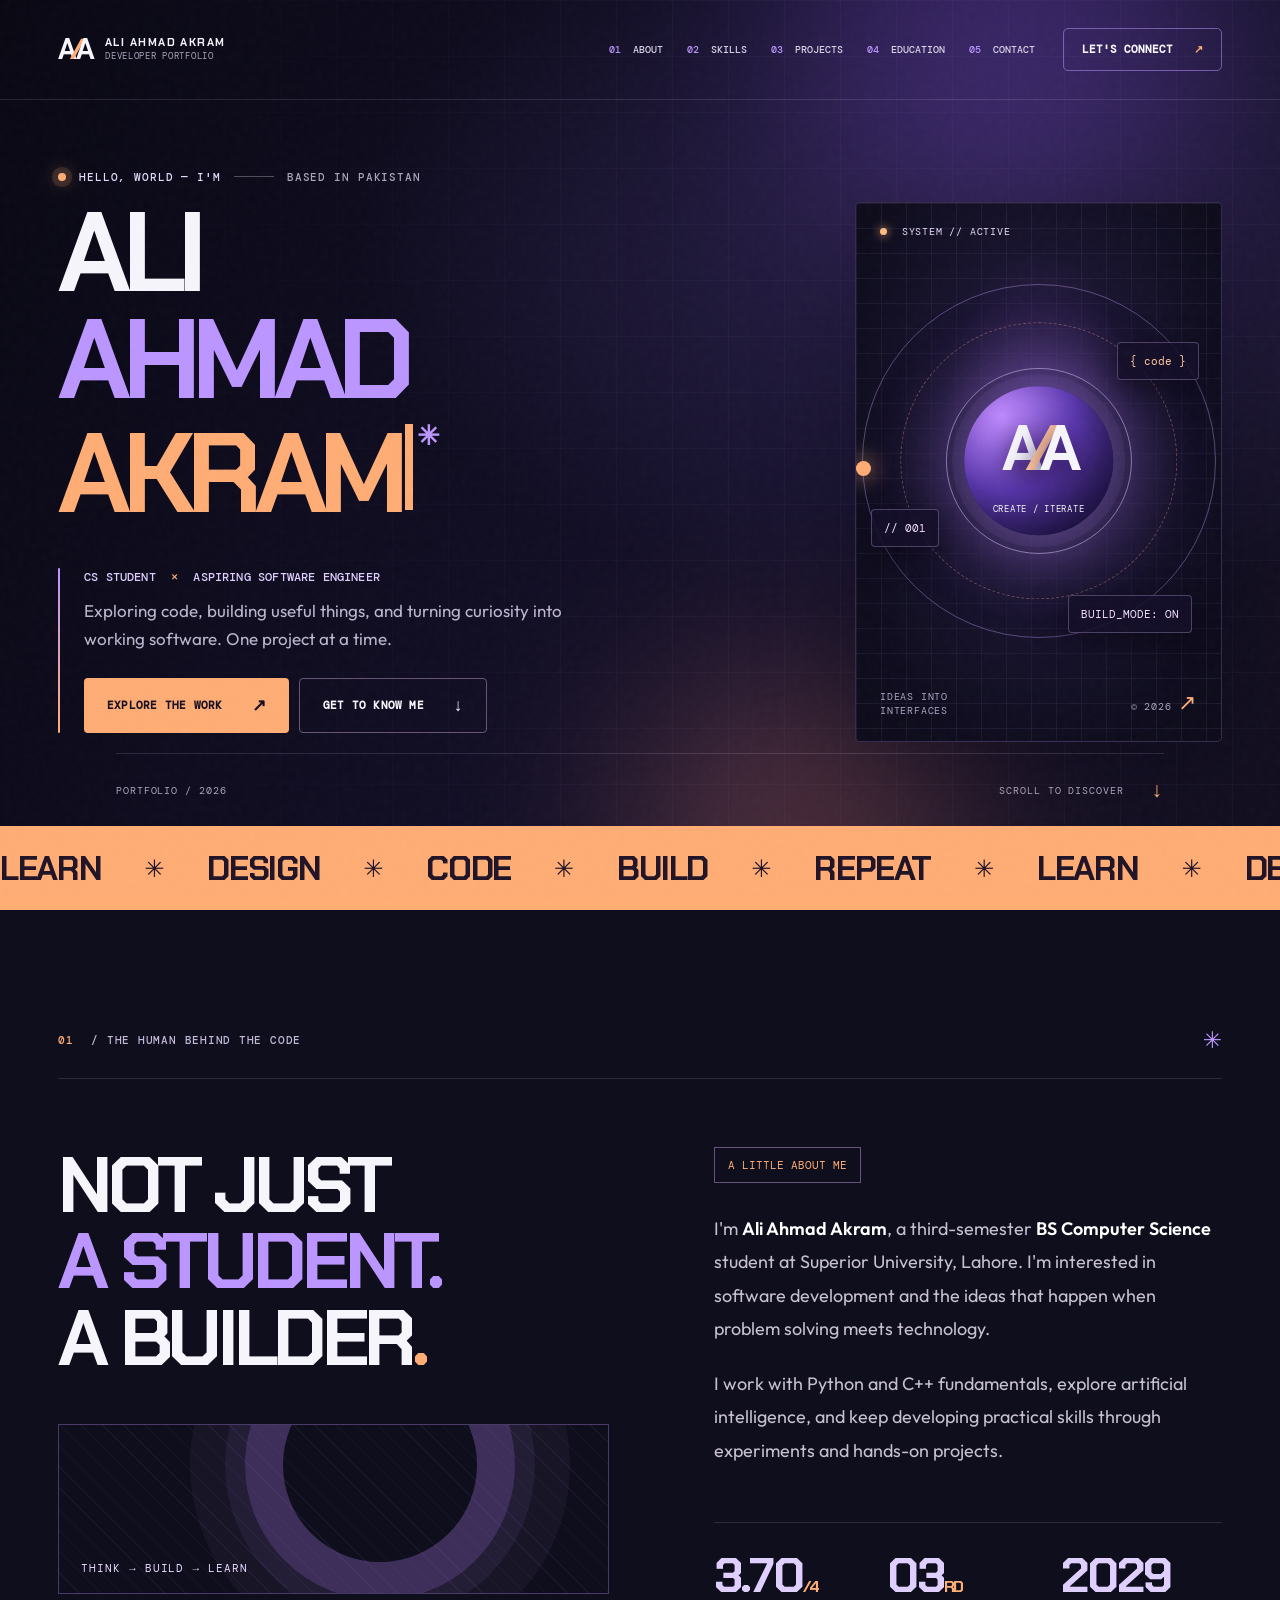
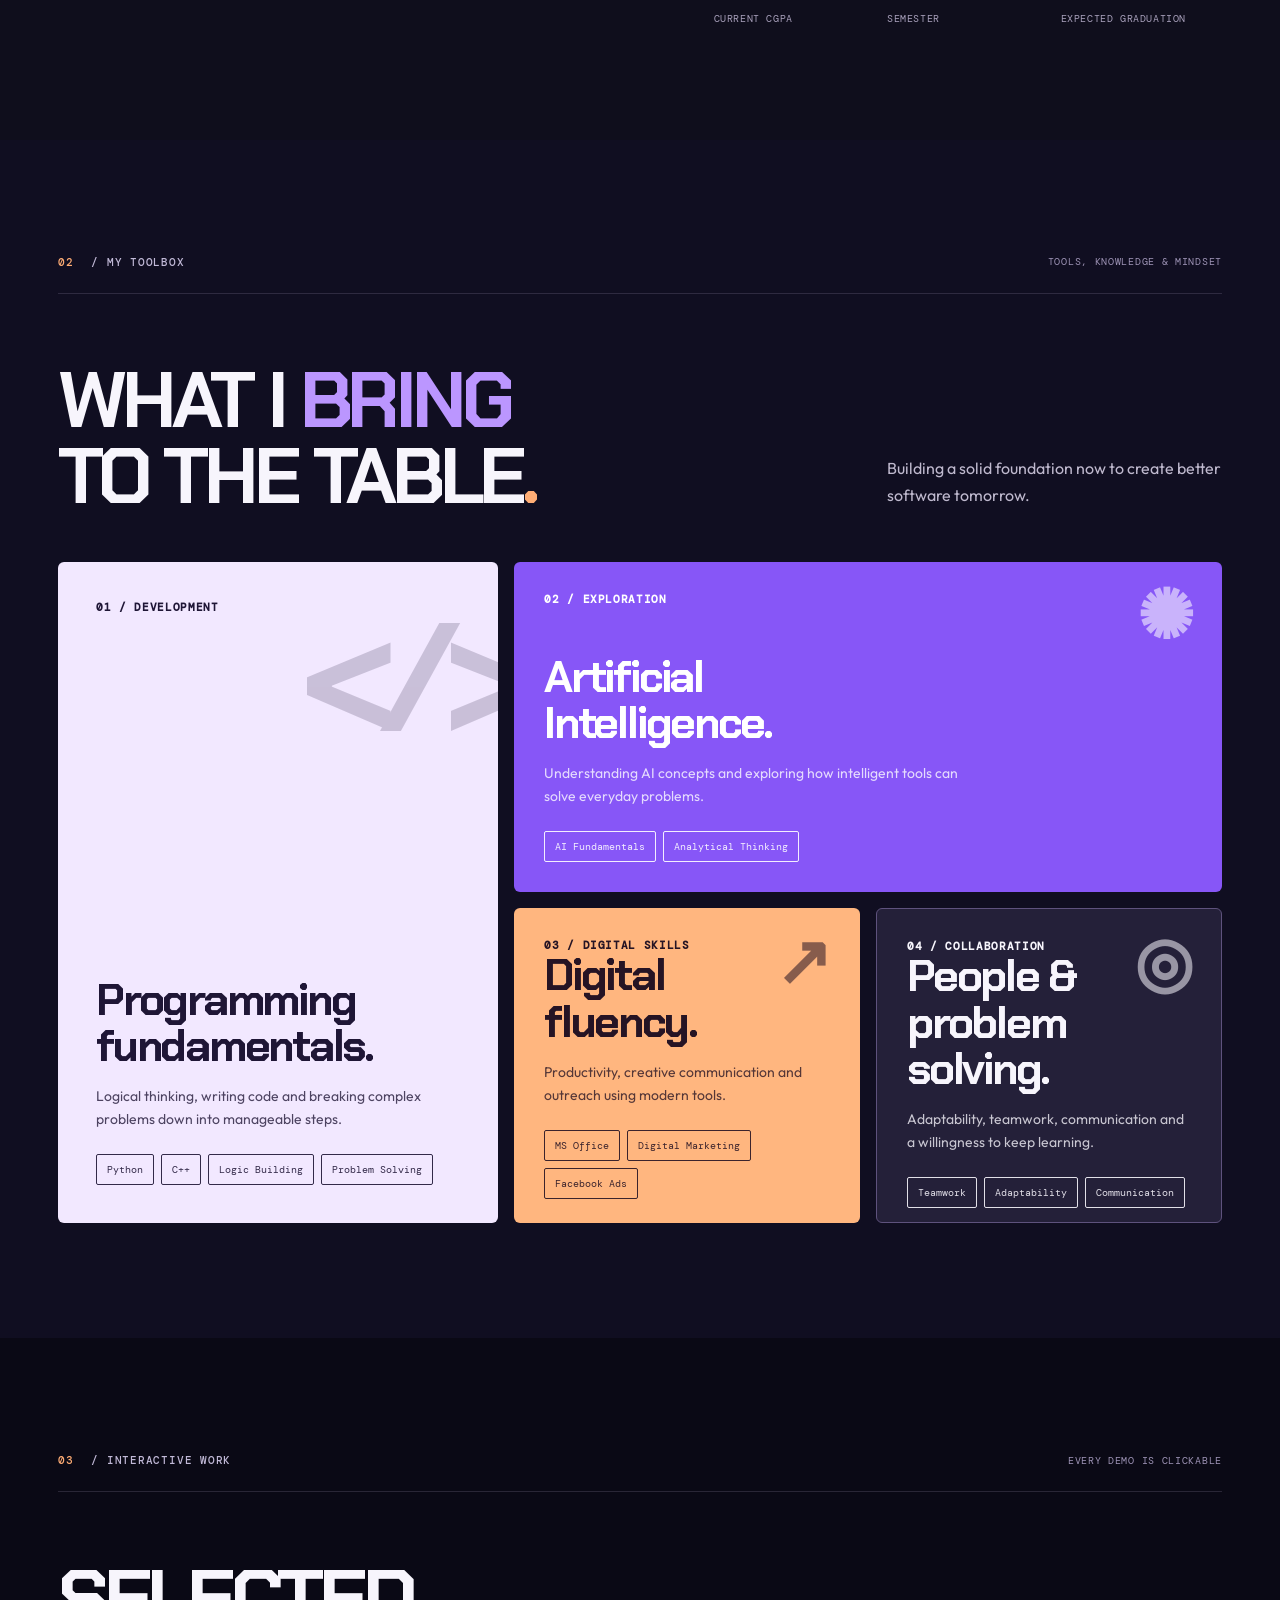
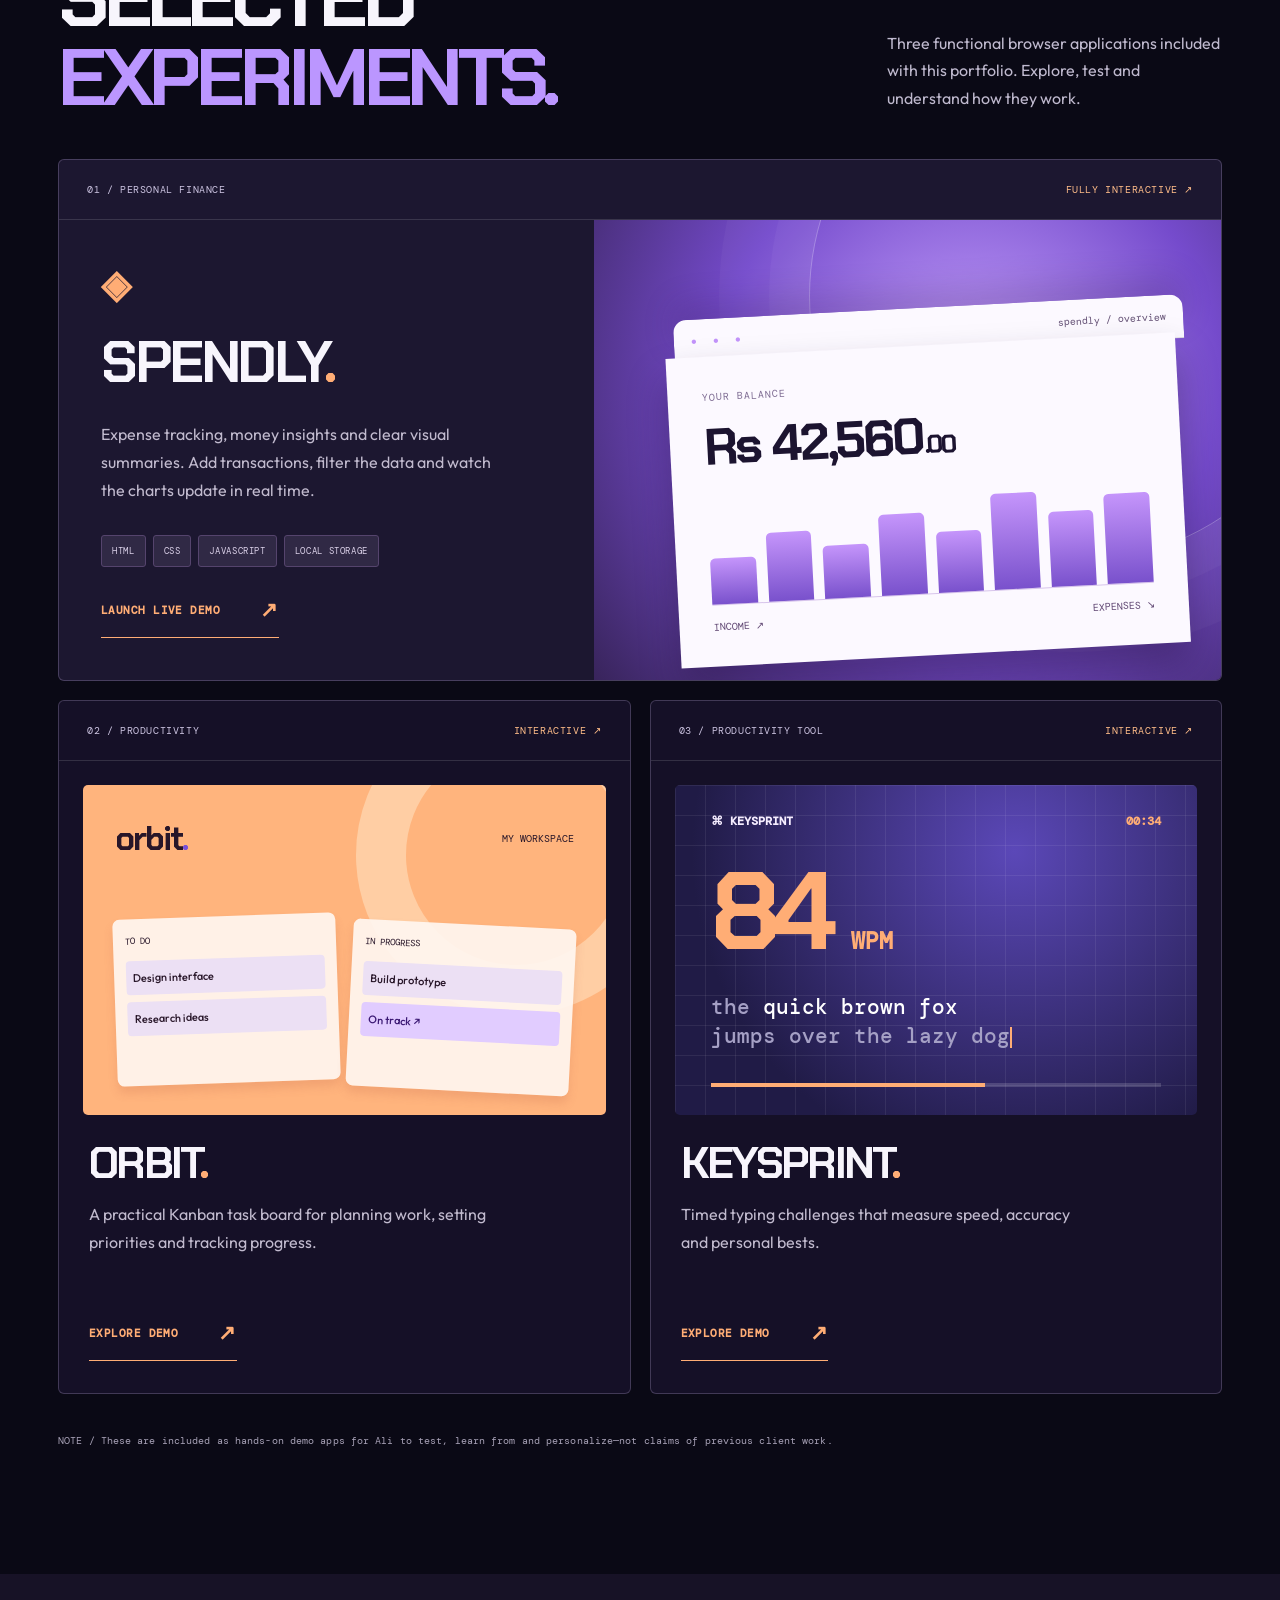
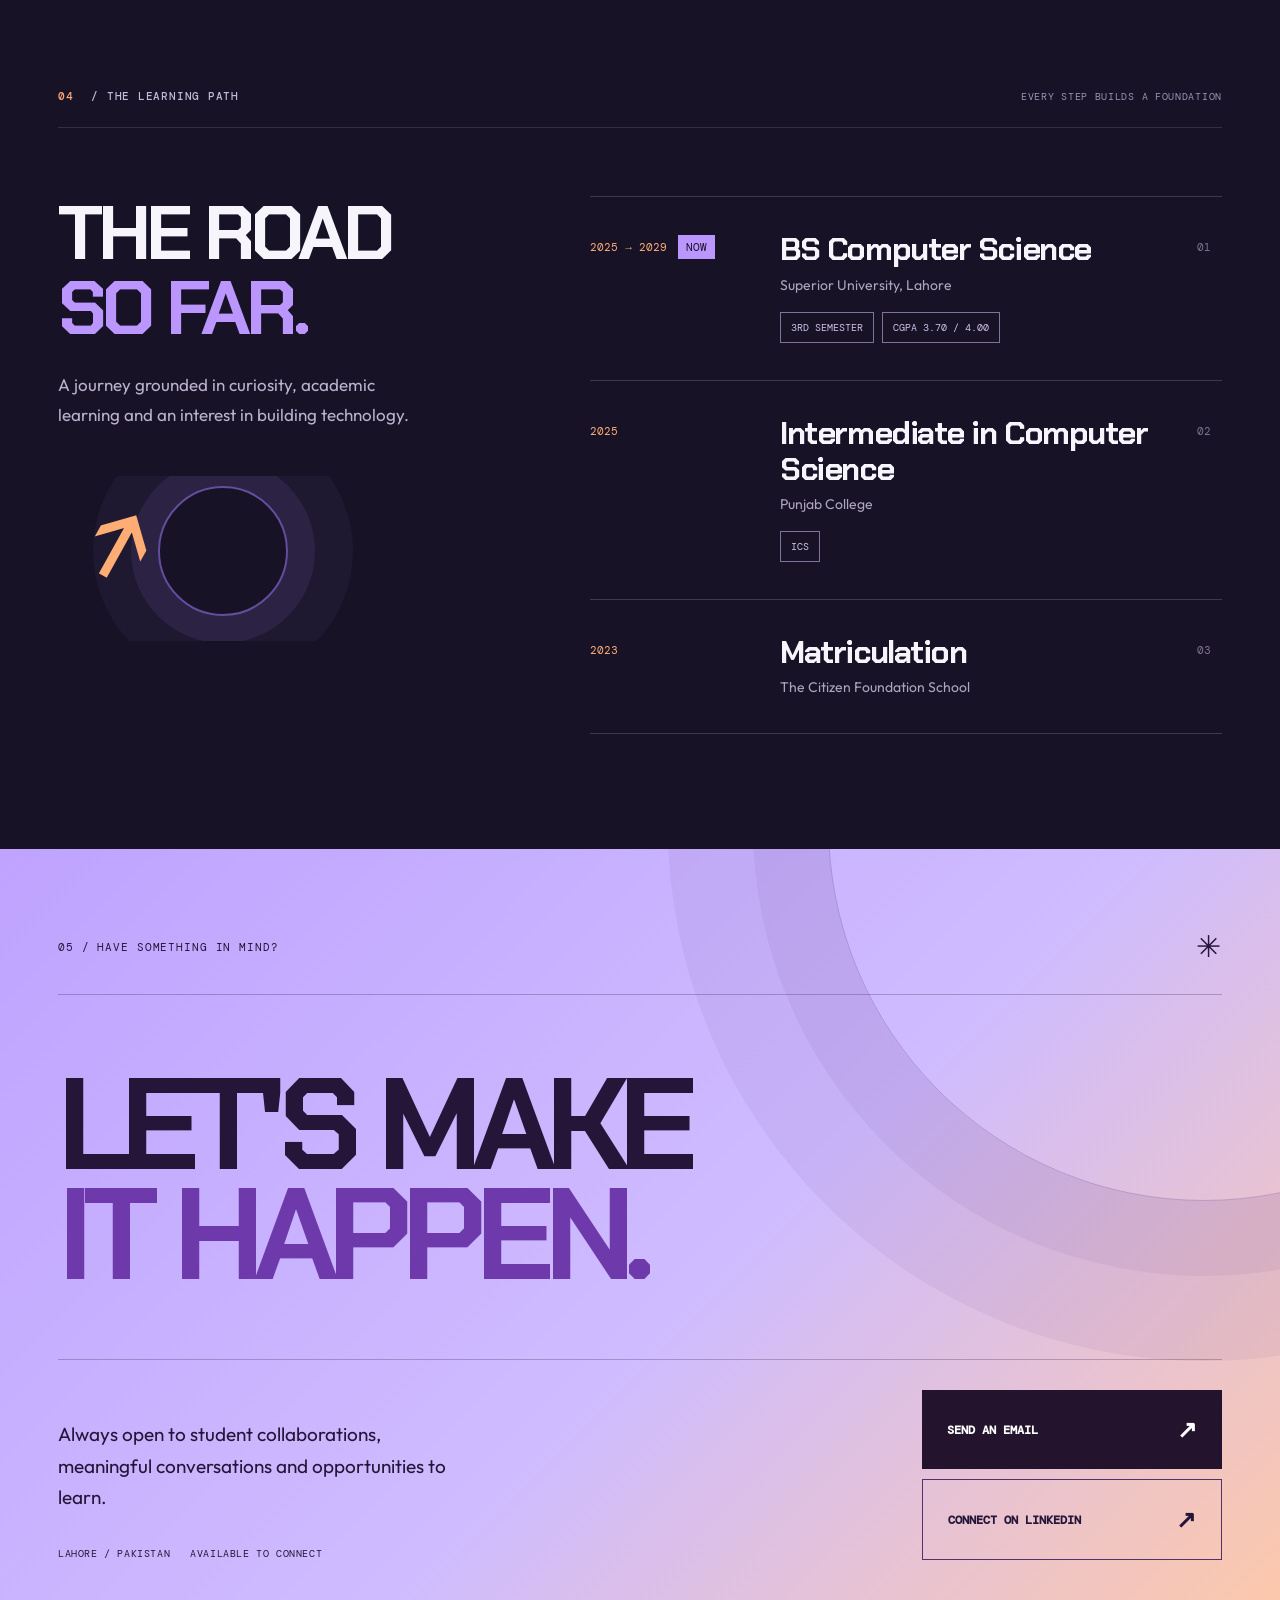
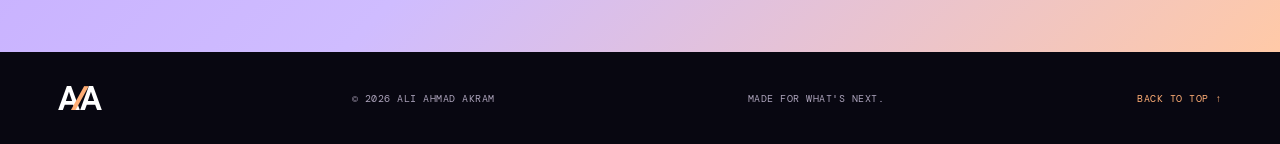
<file: index.html>
<!doctype html>
<html lang="en">
<head>
  <meta charset="utf-8">
  <meta name="viewport" content="width=device-width, initial-scale=1">
  <meta name="theme-color" content="#0a0915">
  <meta name="description" content="Ali Ahmad Akram — BS Computer Science student at Superior University. Explore his skills, education and interactive software demos.">
  <meta property="og:type" content="website">
  <meta property="og:title" content="Ali Ahmad Akram — Developer Portfolio">
  <meta property="og:description" content="Curious mind. Serious ambition. Explore an interactive portfolio and three working web-app demos.">
  <meta property="og:image" content="assets/og-card.svg">
  <title>Ali Ahmad Akram — Software Developer Portfolio</title>
  <link rel="icon" href="assets/favicon.svg" type="image/svg+xml">
  <link rel="preconnect" href="https://fonts.googleapis.com">
  <link rel="preconnect" href="https://fonts.gstatic.com" crossorigin>
  <link href="https://fonts.googleapis.com/css2?family=Chakra+Petch:wght@400;500;600;700&family=DM+Mono:wght@400;500&family=Outfit:wght@300;400;500;600;700;800&display=swap" rel="stylesheet">
  <link rel="stylesheet" href="styles.css?v=3">
  <script defer src="script.js?v=3"></script>
</head>
<body>
  <a class="skip-link" href="#main">Skip to content</a>
  <div class="noise" aria-hidden="true"></div>
  <div class="reading-progress" id="readingProgress" aria-hidden="true"></div>
  <header class="site-header" id="top">
    <nav class="nav inner" aria-label="Primary navigation">
      <a class="wordmark" href="#top" aria-label="Ali Ahmad Akram - back to top"><span class="wordmark-mark">A<span>∕</span>A</span><span class="wordmark-caption">ALI AHMAD AKRAM <small>DEVELOPER PORTFOLIO</small></span></a>
      <div class="nav-items" id="navItems"><a href="#about">01 <span>ABOUT</span></a><a href="#skills">02 <span>SKILLS</span></a><a href="#projects">03 <span>PROJECTS</span></a><a href="#education">04 <span>EDUCATION</span></a><a href="#contact">05 <span>CONTACT</span></a></div>
      <a class="nav-cta" href="mailto:aliahmadjutt4241@gmail.com">LET'S CONNECT <span aria-hidden="true">↗</span></a>
      <button class="menu-toggle" type="button" id="menuToggle" aria-expanded="false" aria-controls="navItems" aria-label="Open menu"><span></span><span></span></button>
    </nav>
  </header>

  <main id="main">
    <section class="hero" aria-labelledby="heroTitle">
      <div class="hero-glow glow-one" aria-hidden="true"></div><div class="hero-glow glow-two" aria-hidden="true"></div>
      <div class="inner hero-inner">
        <div class="hero-content">
          <div class="hero-kicker"><span class="availability-dot"></span><span>HELLO, WORLD — I'M</span><span class="kicker-line"></span><span class="location">BASED IN PAKISTAN</span></div>
          <h1 id="heroTitle" aria-label="Ali Ahmad Akram" class="hero-name"><span class="type-row"><span class="typed-text" data-type="ALI">ALI</span><span class="typing-caret" aria-hidden="true"></span></span><span class="type-row second"><span class="typed-text" data-type="AHMAD">AHMAD</span><span class="typing-caret" aria-hidden="true"></span></span><span class="type-row third"><span class="typed-text" data-type="AKRAM">AKRAM</span><span class="typing-caret" aria-hidden="true"></span><span class="name-star" aria-hidden="true">✳</span></span></h1>
          <div class="hero-lower"><div class="hero-bar" aria-hidden="true"></div><div><div class="hero-role">CS STUDENT <span>×</span> ASPIRING SOFTWARE ENGINEER</div><p>Exploring code, building useful things, and turning curiosity into working software. One project at a time.</p><div class="hero-actions"><a class="button button-bright" href="#projects">EXPLORE THE WORK <span>↗</span></a><a class="button button-outline" href="#about">GET TO KNOW ME <span>↓</span></a></div></div></div>
        </div>
        <div class="hero-visual" aria-hidden="true">
          <div class="visual-grid"></div><div class="visual-label top-label"><span class="signal"></span> SYSTEM // ACTIVE</div>
          <div class="orbit orbit-outer"><span class="satellite"></span></div><div class="orbit orbit-mid"></div><div class="orbit orbit-inner"></div>
          <div class="orbit-core"><div class="orbit-core-inner"><span class="core-glyph">A<span>∕</span>A</span><span class="core-caption">CREATE / ITERATE</span></div></div>
          <span class="float-token token-top">{ code }</span><span class="float-token token-mid">// 001</span><span class="float-token token-bottom">BUILD_MODE: ON</span>
          <div class="visual-bottom"><span>IDEAS INTO<br>INTERFACES</span><span>© 2026 <span class="visual-arrow">↗</span></span></div>
        </div>
        <div class="hero-index"><span>PORTFOLIO / 2026</span><span>SCROLL TO DISCOVER <b>↓</b></span></div>
      </div>
    </section>

    <div class="ticker" aria-hidden="true"><div class="ticker-track"><span>LEARN</span><i>✳</i><span>DESIGN</span><i>✳</i><span>CODE</span><i>✳</i><span>BUILD</span><i>✳</i><span>REPEAT</span><i>✳</i><span>LEARN</span><i>✳</i><span>DESIGN</span><i>✳</i><span>CODE</span><i>✳</i><span>BUILD</span><i>✳</i><span>REPEAT</span><i>✳</i></div></div>

    <section class="section about-section" id="about" aria-labelledby="aboutTitle"><div class="inner">
      <div class="section-head reveal"><div class="chapter"><span>01</span> / THE HUMAN BEHIND THE CODE</div><div class="section-cross">✳</div></div>
      <div class="about-layout"><div class="about-big reveal"><h2 id="aboutTitle">NOT JUST<br><span>A STUDENT.</span><br>A BUILDER<span class="period">.</span></h2><div class="about-abstract" aria-hidden="true"><div class="about-abstract-orbit"></div><span>THINK → BUILD → LEARN</span></div></div><div class="about-text reveal"><div class="mini-tag">A LITTLE ABOUT ME</div><p>I'm <strong>Ali Ahmad Akram</strong>, a third-semester <strong>BS Computer Science</strong> student at Superior University, Lahore. I'm interested in software development and the ideas that happen when problem solving meets technology.</p><p>I work with Python and C++ fundamentals, explore artificial intelligence, and keep developing practical skills through experiments and hands-on projects.</p><div class="stats-row"><div class="stat"><strong>3.70<span>/4</span></strong><small>CURRENT CGPA</small></div><div class="stat"><strong>03<span>RD</span></strong><small>SEMESTER</small></div><div class="stat"><strong>2029</strong><small>EXPECTED GRADUATION</small></div></div></div></div>
    </div></section>

    <section class="section skills-section" id="skills" aria-labelledby="skillsTitle"><div class="inner">
      <div class="section-head reveal"><div class="chapter"><span>02</span> / MY TOOLBOX</div><span class="section-aside">TOOLS, KNOWLEDGE & MINDSET</span></div>
      <div class="section-title-row reveal"><h2 id="skillsTitle">WHAT I <em>BRING</em><br>TO THE TABLE<span>.</span></h2><p>Building a solid foundation now to create better software tomorrow.</p></div>
      <div class="skills-grid">
        <article class="skill-panel skill-panel-feature reveal"><div class="panel-index">01 / DEVELOPMENT</div><div class="skill-large-icon" aria-hidden="true">&lt;/&gt;</div><div><h3>Programming<br>fundamentals.</h3><p>Logical thinking, writing code and breaking complex problems down into manageable steps.</p><div class="skill-tags"><span>Python</span><span>C++</span><span>Logic Building</span><span>Problem Solving</span></div></div></article>
        <article class="skill-panel skill-panel-purple reveal"><div class="panel-index">02 / EXPLORATION</div><div class="skill-mini-icon" aria-hidden="true">✺</div><div><h3>Artificial<br>Intelligence.</h3><p>Understanding AI concepts and exploring how intelligent tools can solve everyday problems.</p><div class="skill-tags"><span>AI Fundamentals</span><span>Analytical Thinking</span></div></div></article>
        <article class="skill-panel skill-panel-cream reveal"><div class="panel-index">03 / DIGITAL SKILLS</div><div class="skill-mini-icon" aria-hidden="true">↗</div><div><h3>Digital<br>fluency.</h3><p>Productivity, creative communication and outreach using modern tools.</p><div class="skill-tags"><span>MS Office</span><span>Digital Marketing</span><span>Facebook Ads</span></div></div></article>
        <article class="skill-panel skill-panel-dark reveal"><div class="panel-index">04 / COLLABORATION</div><div class="skill-mini-icon" aria-hidden="true">◎</div><div><h3>People &<br>problem solving.</h3><p>Adaptability, teamwork, communication and a willingness to keep learning.</p><div class="skill-tags"><span>Teamwork</span><span>Adaptability</span><span>Communication</span></div></div></article>
      </div>
    </div></section>

    <section class="section projects-section" id="projects" aria-labelledby="projectsTitle"><div class="inner">
      <div class="section-head reveal"><div class="chapter"><span>03</span> / INTERACTIVE WORK</div><span class="section-aside">EVERY DEMO IS CLICKABLE</span></div>
      <div class="project-heading reveal"><div><h2 id="projectsTitle">SELECTED<br><em>EXPERIMENTS.</em></h2></div><p>Three functional browser applications included with this portfolio. Explore, test and understand how they work.</p></div>
      <div class="project-collection">
        <article class="project-card project-wide reveal"><div class="project-meta"><span>01 / PERSONAL FINANCE</span><span>FULLY INTERACTIVE ↗</span></div><div class="project-wide-grid"><div class="project-copy"><div class="project-icon">◈</div><h3>SPENDLY<span>.</span></h3><p>Expense tracking, money insights and clear visual summaries. Add transactions, filter the data and watch the charts update in real time.</p><div class="tech-stack"><span>HTML</span><span>CSS</span><span>JAVASCRIPT</span><span>LOCAL STORAGE</span></div><a class="project-button" href="demos/expense-tracker/">LAUNCH LIVE DEMO <span>↗</span></a></div><a class="project-graphic spendly-graphic" href="demos/expense-tracker/" aria-label="Launch Spendly app"><div class="mock-top"><span>● ● ●</span><span>spendly / overview</span></div><div class="mock-content"><small>YOUR BALANCE</small><strong>Rs 42,560<span>.00</span></strong><div class="mock-graph"><i style="--h:46%"></i><i style="--h:70%"></i><i style="--h:54%"></i><i style="--h:82%"></i><i style="--h:62%"></i><i style="--h:97%"></i><i style="--h:76%"></i><i style="--h:91%"></i></div><div class="mock-bottom"><span>INCOME  ↗</span><span>EXPENSES ↘</span></div></div></a></div></article>
        <article class="project-card project-half project-orbit reveal"><div class="project-meta"><span>02 / PRODUCTIVITY</span><span>INTERACTIVE ↗</span></div><a class="project-small-graphic orbit-graphic" href="demos/taskflow/" aria-label="Launch Orbit task board"><div class="orbit-mini-heading">orbit<span>.</span> <small>MY WORKSPACE</small></div><div class="mini-kanban"><div><span>TO DO</span><b>Design interface</b><b>Research ideas</b></div><div><span>IN PROGRESS</span><b>Build prototype</b><b class="mini-active">On track ↗</b></div></div></a><div class="half-copy"><h3>ORBIT<span>.</span></h3><p>A practical Kanban task board for planning work, setting priorities and tracking progress.</p><a class="project-button" href="demos/taskflow/">EXPLORE DEMO <span>↗</span></a></div></article>
        <article class="project-card project-half project-key reveal"><div class="project-meta"><span>03 / PRODUCTIVITY TOOL</span><span>INTERACTIVE ↗</span></div><a class="project-small-graphic key-graphic" href="demos/typerush/" aria-label="Launch KeySprint typing test"><div class="key-top">⌘ KEYSPRINT <span>00:34</span></div><div class="key-score">84 <span>WPM</span></div><div class="key-phrase">the <b>quick brown fox</b><br> jumps over the lazy dog<span class="key-cursor"></span></div><div class="key-progress"><span></span></div></a><div class="half-copy"><h3>KEYSPRINT<span>.</span></h3><p>Timed typing challenges that measure speed, accuracy and personal bests.</p><a class="project-button" href="demos/typerush/">EXPLORE DEMO <span>↗</span></a></div></article>
      </div>
      <p class="project-note reveal">NOTE / These are included as hands-on demo apps for Ali to test, learn from and personalize—not claims of previous client work.</p>
    </div></section>

    <section class="section education-section" id="education" aria-labelledby="educationTitle"><div class="inner">
      <div class="section-head reveal"><div class="chapter"><span>04</span> / THE LEARNING PATH</div><span class="section-aside">EVERY STEP BUILDS A FOUNDATION</span></div>
      <div class="education-layout"><div class="education-heading reveal"><h2 id="educationTitle">THE ROAD<br><em>SO FAR.</em></h2><p>A journey grounded in curiosity, academic learning and an interest in building technology.</p><div class="edu-line-art" aria-hidden="true"><span>↗</span><div></div></div></div><div class="education-items"><article class="edu-entry reveal"><div class="edu-year">2025 → 2029 <span>NOW</span></div><div><h3>BS Computer Science</h3><p>Superior University, Lahore</p><div class="edu-badges"><span>3RD SEMESTER</span><span>CGPA 3.70 / 4.00</span></div></div><b>01</b></article><article class="edu-entry reveal"><div class="edu-year">2025</div><div><h3>Intermediate in Computer Science</h3><p>Punjab College</p><div class="edu-badges"><span>ICS</span></div></div><b>02</b></article><article class="edu-entry reveal"><div class="edu-year">2023</div><div><h3>Matriculation</h3><p>The Citizen Foundation School</p></div><b>03</b></article></div></div>
    </div></section>

    <section class="contact-section" id="contact" aria-labelledby="contactTitle"><div class="inner contact-inner"><div class="contact-top reveal"><span>05 / HAVE SOMETHING IN MIND?</span><span class="contact-spark">✳</span></div><h2 id="contactTitle" class="reveal">LET'S MAKE<br><em>IT HAPPEN.</em></h2><div class="contact-bottom reveal"><div><p>Always open to student collaborations, meaningful conversations and opportunities to learn.</p><div class="contact-details"><span>LAHORE / PAKISTAN</span><span>AVAILABLE TO CONNECT</span></div></div><div class="contact-actions"><a class="contact-link" href="mailto:aliahmadjutt4241@gmail.com">SEND AN EMAIL <span>↗</span></a><a class="contact-link secondary" href="https://www.linkedin.com/in/ali-ahmad-akram-cs/" target="_blank" rel="noopener noreferrer">CONNECT ON LINKEDIN <span>↗</span></a></div></div></div></section>
  </main>
  <footer class="footer"><div class="inner footer-inner"><a class="footer-mark" href="#top">A<span>∕</span>A</a><span>© <span id="year">2026</span> ALI AHMAD AKRAM</span><span>MADE FOR WHAT'S NEXT.</span><a class="back-to-top" href="#top">BACK TO TOP ↑</a></div></footer>
</body></html>
</file>
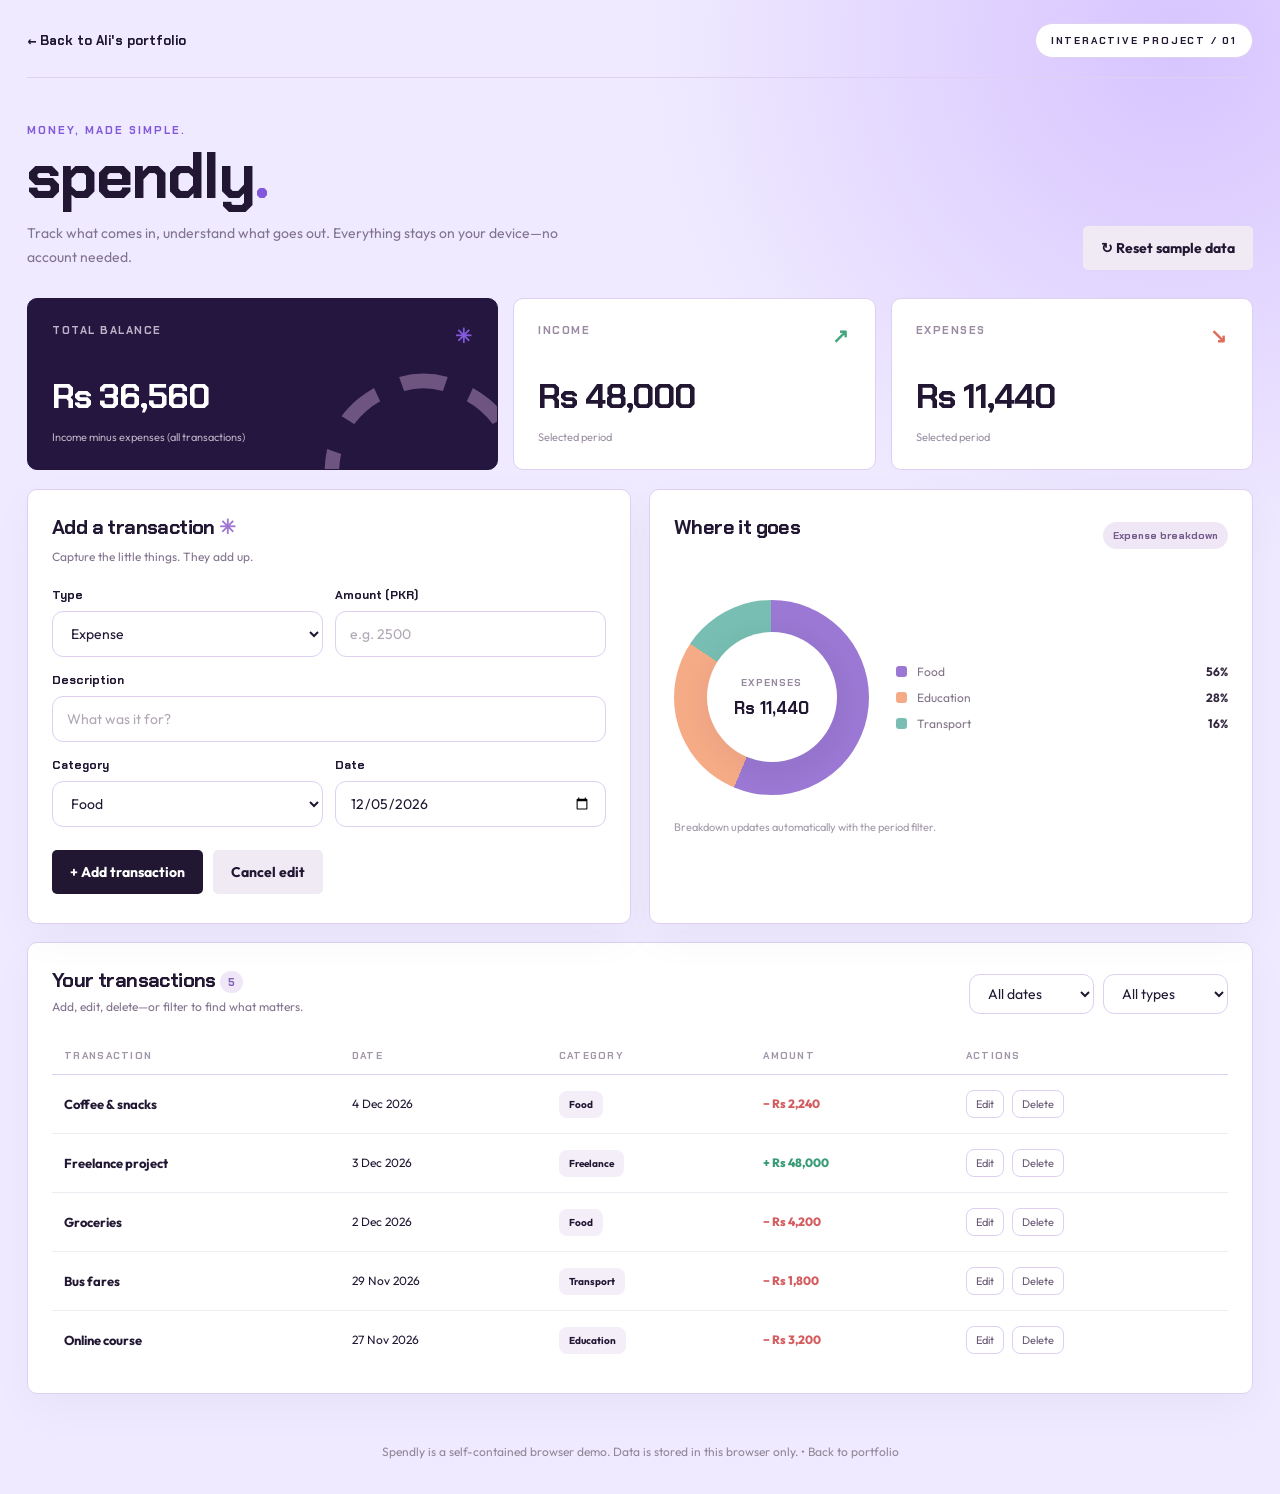
<file: demos/expense-tracker/index.html>
<!doctype html><html lang="en"><head><meta charset="utf-8"><meta name="viewport" content="width=device-width,initial-scale=1"><meta name="theme-color" content="#eee7fa"><meta name="description" content="Spendly expense tracker: working portfolio demo with budgets, chart, filtering and locally saved transactions."><title>Spendly — Expense Tracker Demo</title><link rel="icon" href="../../assets/favicon.svg" type="image/svg+xml"><link rel="stylesheet" href="../../assets/demo.css"><link rel="stylesheet" href="style.css"><script defer src="app.js"></script></head><body>
<div class="demo-shell"><header class="demo-topbar"><a class="back-link" href="../../index.html#work">← Back to Ali's portfolio</a><span class="demo-tag">INTERACTIVE PROJECT / 01</span></header>
<section class="demo-header"><div><p class="demo-eyebrow">MONEY, MADE SIMPLE.</p><h1 class="demo-title">spendly<span>.</span></h1><p class="demo-description">Track what comes in, understand what goes out. Everything stays on your device—no account needed.</p></div><button class="btn btn-light" id="resetDemo" type="button">↻ Reset sample data</button></section>
<main><div class="summary-grid"><article class="stat-card balance-card"><div class="stat-label">TOTAL BALANCE <span>✳</span></div><strong id="balanceValue">Rs 0</strong><small>Income minus expenses (all transactions)</small><div class="stat-decoration">◌</div></article><article class="stat-card"><div class="stat-label">INCOME <span class="positive">↗</span></div><strong id="incomeValue">Rs 0</strong><small>Selected period</small></article><article class="stat-card"><div class="stat-label">EXPENSES <span class="negative">↘</span></div><strong id="expenseValue">Rs 0</strong><small>Selected period</small></article></div>
<div class="dashboard-grid"><section class="card add-card" aria-labelledby="addTitle"><h2 class="card-title" id="addTitle">Add a transaction <span>✳</span></h2><p class="muted card-lede">Capture the little things. They add up.</p><form id="transactionForm"><input type="hidden" id="editId"><div class="field-row"><div class="control"><label for="kind">Type</label><select id="kind" class="field"><option value="expense">Expense</option><option value="income">Income</option></select></div><div class="control"><label for="amount">Amount (PKR)</label><input id="amount" class="field" type="number" min="0.01" step="0.01" max="1000000000" required placeholder="e.g. 2500"></div></div><div class="control"><label for="description">Description</label><input id="description" class="field" type="text" maxlength="90" required placeholder="What was it for?"></div><div class="field-row"><div class="control"><label for="category">Category</label><select id="category" class="field"><option>Food</option><option>Transport</option><option>Shopping</option><option>Education</option><option>Bills</option><option>Salary</option><option>Freelance</option><option>Other</option></select></div><div class="control"><label for="date">Date</label><input id="date" class="field" type="date" required></div></div><div class="form-actions"><button id="submitTransaction" class="btn" type="submit">+ Add transaction</button><button id="cancelEdit" type="button" class="btn btn-light" hidden>Cancel edit</button></div></form></section>
<section class="card breakdown-card" aria-labelledby="categoryTitle"><div class="card-title-row"><h2 class="card-title" id="categoryTitle">Where it goes</h2><span class="pill">Expense breakdown</span></div><div class="donut-container"><div class="donut" id="donut" role="img" aria-label="Expense category breakdown"><div class="donut-middle"><small>EXPENSES</small><strong id="donutTotal">Rs 0</strong></div></div><div id="legend" class="legend"></div></div><div class="chart-note">Breakdown updates automatically with the period filter.</div></section></div>
<section class="card transactions-card" aria-labelledby="transactionsTitle"><div class="transactions-top"><div><h2 class="card-title" id="transactionsTitle">Your transactions <span id="transactionCount" class="count-bubble">0</span></h2><p class="muted">Add, edit, delete—or filter to find what matters.</p></div><div class="filters"><label class="sr-only" for="monthFilter">Period</label><select id="monthFilter" class="field"><option value="all">All dates</option><option value="this">This month</option></select><label class="sr-only" for="typeFilter">Transaction type</label><select id="typeFilter" class="field"><option value="all">All types</option><option value="expense">Expenses</option><option value="income">Income</option></select></div></div><div class="table-wrap"><table><thead><tr><th>TRANSACTION</th><th>DATE</th><th>CATEGORY</th><th>AMOUNT</th><th>ACTIONS</th></tr></thead><tbody id="transactionsBody"></tbody></table><p id="emptyMessage" class="empty" hidden>No transactions match your filters. Add one above or choose another filter.</p></div></section>
</main><footer class="demo-footer">Spendly is a self-contained browser demo. Data is stored in this browser only. • <a href="../../index.html#work">Back to portfolio</a></footer></div><div class="toast" id="toast" role="status" aria-live="polite"></div></body></html>
</file>
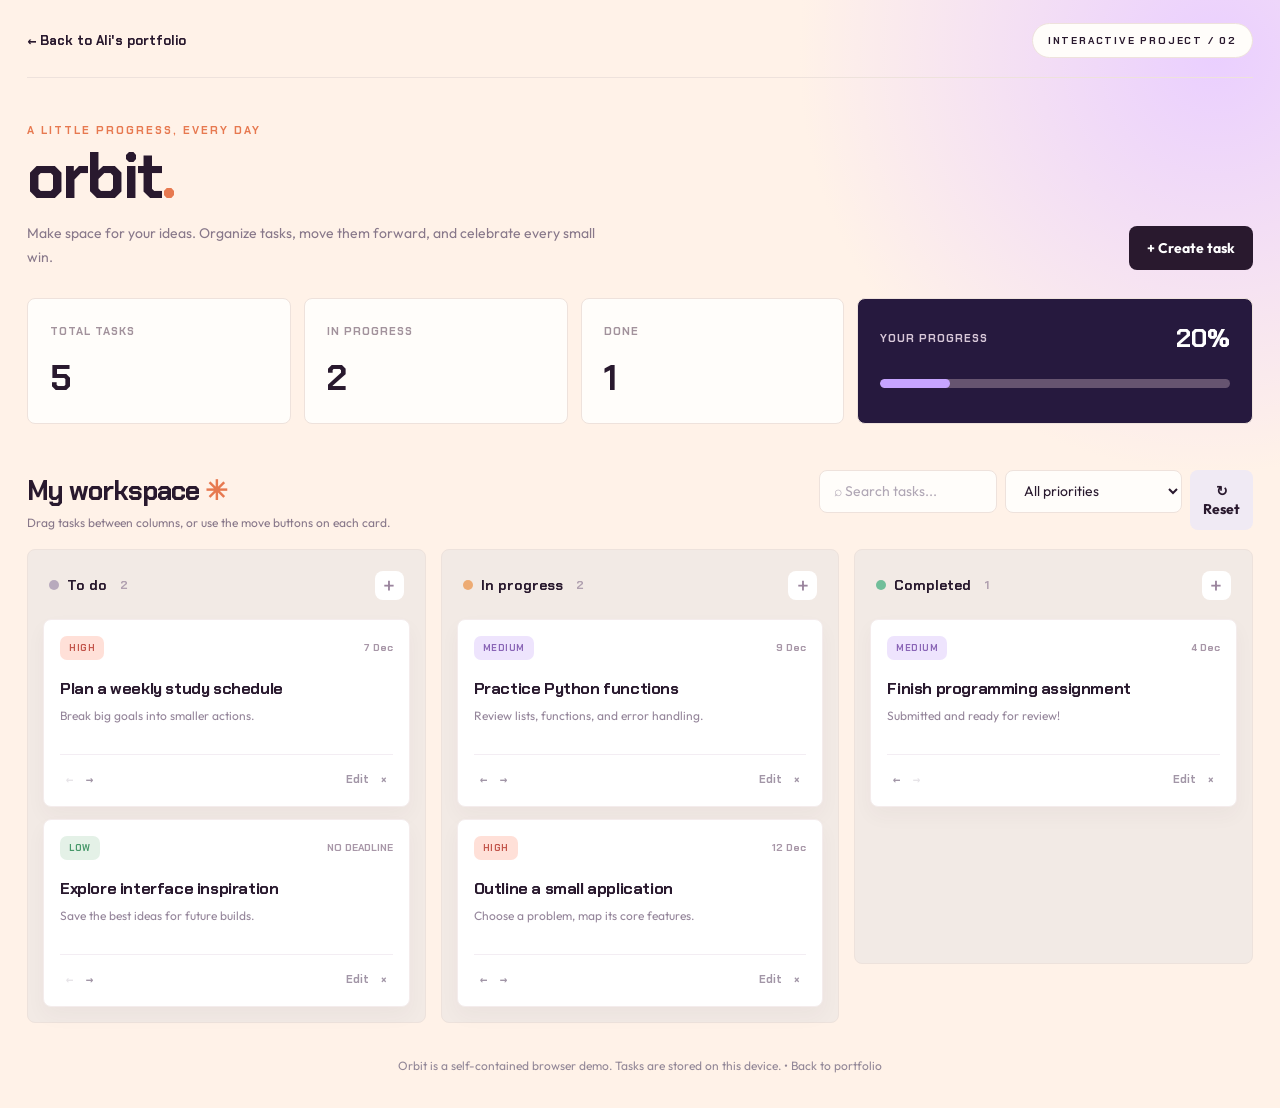
<file: demos/taskflow/index.html>
<!doctype html><html lang="en"><head><meta charset="utf-8"><meta name="viewport" content="width=device-width,initial-scale=1"><meta name="theme-color" content="#fff0e5"><meta name="description" content="Orbit: working Kanban task manager with drag and drop, priorities, deadlines and local saving."><title>Orbit — Task Manager Demo</title><link rel="icon" type="image/svg+xml" href="../../assets/favicon.svg"><link rel="stylesheet" href="../../assets/demo.css"><link rel="stylesheet" href="style.css"><script defer src="app.js"></script></head><body><div class="demo-shell">
<header class="demo-topbar"><a class="back-link" href="../../index.html#work">← Back to Ali's portfolio</a><span class="demo-tag">INTERACTIVE PROJECT / 02</span></header>
<section class="demo-header"><div><p class="demo-eyebrow">A LITTLE PROGRESS, EVERY DAY</p><h1 class="demo-title">orbit<span>.</span></h1><p class="demo-description">Make space for your ideas. Organize tasks, move them forward, and celebrate every small win.</p></div><button id="newTask" class="btn" type="button">+ Create task</button></section>
<main><section class="overview" aria-label="Task summary"><div><span>TOTAL TASKS</span><strong id="allCount">0</strong></div><div><span>IN PROGRESS</span><strong id="doingCount">0</strong></div><div><span>DONE</span><strong id="doneCount">0</strong></div><div class="progress-box"><div><span>YOUR PROGRESS</span><strong id="progressText">0%</strong></div><div class="progress-track"><span id="progressFill"></span></div></div></section>
<div class="toolbar"><div class="toolbar-title"><h2>My workspace <span>✳</span></h2><p>Drag tasks between columns, or use the move buttons on each card.</p></div><div class="toolbar-controls"><label for="searchTask" class="sr-only">Search tasks</label><input class="field" id="searchTask" placeholder="⌕ Search tasks..." type="search"><label for="priorityFilter" class="sr-only">Filter priorities</label><select class="field" id="priorityFilter"><option value="all">All priorities</option><option value="high">High</option><option value="medium">Medium</option><option value="low">Low</option></select><button class="btn btn-light" id="resetBoard" type="button">↻ Reset</button></div></div>
<section class="board" aria-label="Kanban board"><div class="column" data-status="todo"><div class="column-header"><h3><i class="col-dot todo"></i> To do <span id="todoCount">0</span></h3><button class="column-add" data-add="todo" type="button" aria-label="Add to do task">+</button></div><div class="task-stack" id="todoTasks" data-status="todo"></div></div><div class="column" data-status="doing"><div class="column-header"><h3><i class="col-dot doing"></i> In progress <span id="doingLaneCount">0</span></h3><button class="column-add" data-add="doing" type="button" aria-label="Add in-progress task">+</button></div><div class="task-stack" id="doingTasks" data-status="doing"></div></div><div class="column" data-status="done"><div class="column-header"><h3><i class="col-dot done"></i> Completed <span id="doneLaneCount">0</span></h3><button class="column-add" data-add="done" type="button" aria-label="Add completed task">+</button></div><div class="task-stack" id="doneTasks" data-status="done"></div></div></section>
</main><footer class="demo-footer">Orbit is a self-contained browser demo. Tasks are stored on this device. • <a href="../../index.html#work">Back to portfolio</a></footer></div>
<dialog id="taskDialog" aria-labelledby="dialogTitle"><form id="taskForm" class="dialog-body"><div class="dialog-heading"><h2 id="dialogTitle">New task</h2><button id="closeDialog" class="icon-btn" aria-label="Close dialog" type="button">×</button></div><input type="hidden" id="editId"><div class="control"><label for="taskTitle">Task title</label><input class="field" id="taskTitle" type="text" maxlength="100" required placeholder="What needs to get done?"></div><div class="control"><label for="taskDetails">Notes (optional)</label><textarea class="field" id="taskDetails" maxlength="350" placeholder="A little context goes a long way..."></textarea></div><div class="split-fields"><div class="control"><label for="taskPriority">Priority</label><select class="field" id="taskPriority"><option value="low">Low</option><option value="medium" selected>Medium</option><option value="high">High</option></select></div><div class="control"><label for="taskDue">Due date (optional)</label><input class="field" type="date" id="taskDue"></div></div><div class="control"><label for="taskStatus">Status</label><select class="field" id="taskStatus"><option value="todo">To do</option><option value="doing">In progress</option><option value="done">Completed</option></select></div><div class="dialog-actions"><button type="button" class="btn btn-light" id="cancelTask">Cancel</button><button type="submit" class="btn" id="saveTask">Create task</button></div></form></dialog>
<div class="toast" id="toast" role="status" aria-live="polite"></div></body></html>
</file>
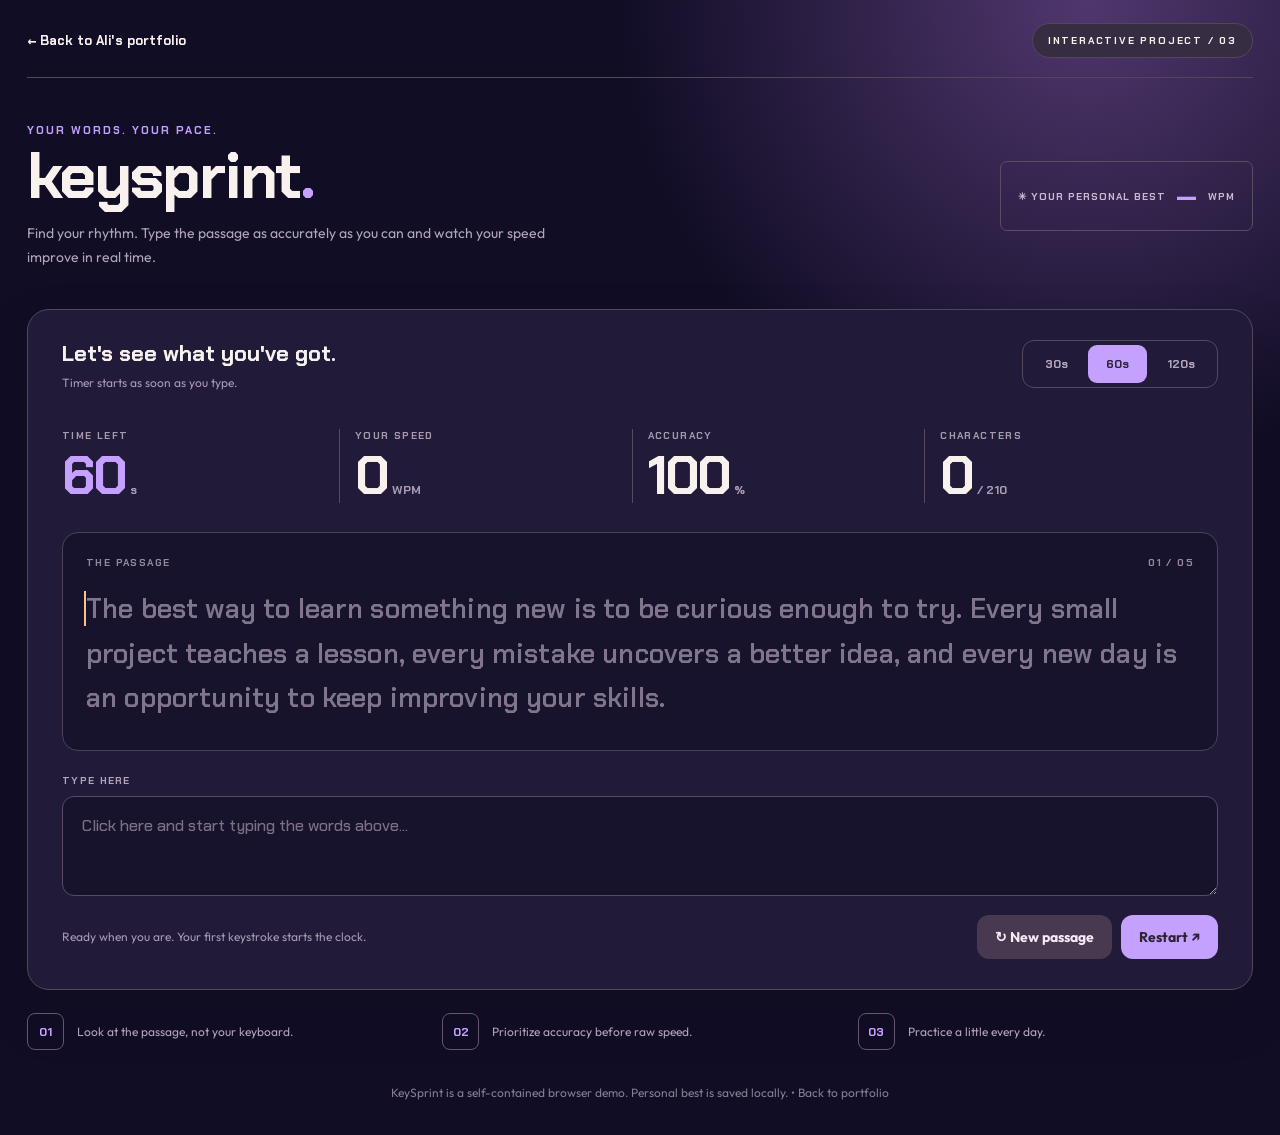
<file: demos/typerush/index.html>
<!doctype html><html lang="en"><head><meta charset="utf-8"><meta name="viewport" content="width=device-width,initial-scale=1"><meta name="theme-color" content="#292339"><meta name="description" content="KeySprint: live timed typing speed tester with real-time WPM, accuracy, and best score saved in the browser."><title>KeySprint — Typing Speed Test Demo</title><link rel="icon" type="image/svg+xml" href="../../assets/favicon.svg"><link rel="stylesheet" href="../../assets/demo.css"><link rel="stylesheet" href="style.css"><script defer src="app.js"></script></head><body><div class="demo-shell"><header class="demo-topbar"><a class="back-link" href="../../index.html#work">← Back to Ali's portfolio</a><span class="demo-tag">INTERACTIVE PROJECT / 03</span></header>
<main><section class="demo-header"><div><p class="demo-eyebrow">YOUR WORDS. YOUR PACE.</p><h1 class="demo-title">keysprint<span>.</span></h1><p class="demo-description">Find your rhythm. Type the passage as accurately as you can and watch your speed improve in real time.</p></div><div class="high-score">✳ YOUR PERSONAL BEST <strong id="personalBest">—</strong><small>WPM</small></div></section>
<section class="typing-panel" aria-labelledby="typingHeading"><div class="test-top"><div><h2 id="typingHeading">Let's see what you've got.</h2><p>Timer starts as soon as you type.</p></div><fieldset class="mode-switch"><legend class="sr-only">Test duration</legend><label><input type="radio" name="duration" value="30"><span>30s</span></label><label><input type="radio" name="duration" value="60" checked><span>60s</span></label><label><input type="radio" name="duration" value="120"><span>120s</span></label></fieldset></div>
<div class="stats-row"><div class="hero-stat"><small>TIME LEFT</small><strong id="timeLeft">60<span>s</span></strong></div><div class="hero-stat"><small>YOUR SPEED</small><strong id="wpm">0<span>WPM</span></strong></div><div class="hero-stat"><small>ACCURACY</small><strong id="accuracy">100<span>%</span></strong></div><div class="hero-stat"><small>CHARACTERS</small><strong id="typedChars">0<span>/ 0</span></strong></div></div>
<div class="passage-box"><div class="passage-label"><span>THE PASSAGE</span><span id="passageNumber">01 / 05</span></div><div id="passage" class="passage" aria-hidden="true"></div><p id="passageAccessible" class="sr-only"></p></div>
<div class="entry-area"><label for="typingInput">TYPE HERE</label><textarea id="typingInput" spellcheck="false" autocapitalize="off" autocomplete="off" autocorrect="off" placeholder="Click here and start typing the words above..." aria-describedby="passageAccessible"></textarea><div class="entry-actions"><p id="statusText" role="status" aria-live="polite">Ready when you are. Your first keystroke starts the clock.</p><div><button type="button" class="btn btn-light" id="nextPassage">↻ New passage</button><button type="button" class="btn" id="restart">Restart ↗</button></div></div></div>
</section><div class="tips"><div><b>01</b><span>Look at the passage, not your keyboard.</span></div><div><b>02</b><span>Prioritize accuracy before raw speed.</span></div><div><b>03</b><span>Practice a little every day.</span></div></div>
</main><footer class="demo-footer">KeySprint is a self-contained browser demo. Personal best is saved locally. • <a href="../../index.html#work">Back to portfolio</a></footer></div><div class="toast" id="toast" role="status" aria-live="polite"></div></body></html>
</file>
<file: styles.css>
:root{--bg:#0a0915;--bg2:#121025;--ink:#f7f5fc;--sub:#aaa5bc;--violet:#bb96ff;--lilac:#decfff;--orange:#ffad75;--peach:#ffcfaa;--line:rgba(228,213,255,.14);--mono:'DM Mono',ui-monospace,monospace;--display:'Chakra Petch',Arial,sans-serif;--body:'Outfit',system-ui,sans-serif}*{box-sizing:border-box}html{scroll-behavior:smooth;scroll-padding-top:90px}body{margin:0;background:var(--bg);color:var(--ink);font-family:var(--body);-webkit-font-smoothing:antialiased;overflow-x:hidden}a{color:inherit;text-decoration:none}button{font:inherit}button,a{-webkit-tap-highlight-color:transparent}a:focus-visible,button:focus-visible{outline:3px solid var(--orange);outline-offset:5px}::selection{background:var(--violet);color:#110c21}.inner{max-width:1450px;padding:0 58px;margin:0 auto}.skip-link{position:fixed;top:-120px;left:20px;padding:12px 18px;background:white;color:black;z-index:100}.skip-link:focus{top:20px}.noise{pointer-events:none;position:fixed;inset:0;z-index:9;opacity:.07;background-image:url("data:image/svg+xml,%3Csvg viewBox='0 0 160 160' xmlns='http://www.w3.org/2000/svg'%3E%3Cfilter id='n'%3E%3CfeTurbulence type='fractalNoise' baseFrequency='.85' numOctaves='3' stitchTiles='stitch'/%3E%3C/filter%3E%3Crect width='100%25' height='100%25' filter='url(%23n)' opacity='.35'/%3E%3C/svg%3E")}.reading-progress{height:3px;background:linear-gradient(90deg,var(--violet),var(--orange));position:fixed;top:0;left:0;right:0;transform:scaleX(0);transform-origin:left;z-index:80;pointer-events:none}.site-header{position:absolute;left:0;top:0;width:100%;z-index:30}.nav{height:100px;display:flex;align-items:center;gap:28px;border-bottom:1px solid var(--line)}.wordmark{display:flex;align-items:center;gap:12px;flex-shrink:0}.wordmark-mark,.footer-mark{font:700 29px/1 var(--display);letter-spacing:-.08em}.wordmark-mark span,.footer-mark span{color:var(--orange)}.wordmark-caption{font:700 11px/1.35 var(--display);letter-spacing:.13em}.wordmark-caption small{display:block;font:400 9px/1.5 var(--mono);letter-spacing:.08em;color:var(--sub)}.nav-items{display:flex;align-items:center;gap:24px;margin-left:auto}.nav-items a{font:500 10px/1 var(--mono);color:var(--violet);transition:color .2s}.nav-items a span{color:#d8d2e6;margin-left:6px}.nav-items a:hover,.nav-items a:hover span{color:var(--orange)}.nav-cta{font:600 11px/1 var(--mono);padding:15px 18px;border:1px solid rgba(187,150,255,.52);border-radius:5px;transition:.25s;white-space:nowrap}.nav-cta:hover{background:var(--violet);color:#130c25}.nav-cta span{margin-left:14px;color:var(--orange)}.menu-toggle{display:none;border:1px solid var(--line);border-radius:4px;background:transparent;width:42px;height:42px;align-items:center;justify-content:center;flex-direction:column;gap:6px;cursor:pointer}.menu-toggle span{display:block;width:20px;height:2px;background:white}.hero{position:relative;min-height:826px;isolation:isolate;overflow:hidden;background:radial-gradient(ellipse at 76% 30%,#292048 0%,transparent 45%),linear-gradient(115deg,#090813,#14102a 65%,#130f20)}.hero:before{content:"";position:absolute;inset:0;background-image:linear-gradient(rgba(191,175,255,.04) 1px,transparent 1px),linear-gradient(90deg,rgba(191,175,255,.04) 1px,transparent 1px);background-size:56px 56px;mask-image:linear-gradient(90deg,transparent 0,black 55%,black)}.hero-glow{position:absolute;filter:blur(100px);opacity:.27;border-radius:50%;pointer-events:none}.glow-one{height:420px;width:420px;background:#8852ec;top:-180px;right:5%;animation:glowfloat 14s ease-in-out infinite alternate}.glow-two{height:330px;width:330px;background:#fa8b75;bottom:-180px;right:25%;animation:glowfloat 12s ease-in-out infinite alternate-reverse}.hero-inner{position:relative;display:grid;grid-template-columns:minmax(0,1.35fr) minmax(330px,.65fr);gap:3%;padding-top:165px;align-items:center;min-height:826px}.hero-content{position:relative;z-index:2;padding-bottom:88px}.hero-kicker{display:flex;align-items:center;gap:13px;font:500 11px var(--mono);letter-spacing:.08em;color:#e3d8f8;margin-bottom:26px;white-space:nowrap}.availability-dot{width:8px;height:8px;flex:0 0 8px;background:var(--orange);border-radius:50%;box-shadow:0 0 0 6px #ffad7524,0 0 18px #ffad75}.kicker-line{display:block;height:1px;width:40px;background:rgba(255,255,255,.28)}.hero-kicker .location{color:#aaa4bb}.hero-name{font:700 clamp(78px,8.8vw,148px)/.77 var(--display);letter-spacing:-.075em;margin:0 0 51px;text-transform:uppercase;display:flex;flex-direction:column;gap:15px;white-space:nowrap;max-width:100%}.type-row{display:block;position:relative;width:fit-content;max-width:100%;min-height:.82em}.type-row.second{color:var(--violet)}.type-row.third{color:var(--orange)}.typed-text{display:inline}.typing-caret{display:none;background:currentColor;width:.065em;height:.76em;margin-left:.04em;vertical-align:.015em;animation:caret .75s steps(1) infinite}.type-row.typing .typing-caret,.type-row.typed-done .typing-caret{display:inline-block}.name-star{position:absolute;top:-.07em;right:-.72em;font-size:.24em;line-height:1;color:var(--violet);animation:spin 24s linear infinite}.hero-lower{display:grid;grid-template-columns:2px 1fr;gap:24px;max-width:660px}.hero-bar{background:linear-gradient(var(--violet),var(--orange));border-radius:1px}.hero-role{font:500 12px/1.5 var(--mono);color:var(--lilac);letter-spacing:.015em}.hero-role span{color:var(--orange);margin:0 8px}.hero-lower p{font-size:17px;line-height:1.65;color:#bcb6ce;max-width:530px;margin:11px 0 25px}.hero-actions{display:flex;gap:10px;flex-wrap:wrap}.button{font:600 11px/1 var(--mono);letter-spacing:.02em;padding:18px 23px;display:inline-flex;align-items:center;justify-content:space-between;gap:29px;border-radius:4px;transition:transform .25s,background .25s,border-color .25s}.button:hover{transform:translateY(-3px)}.button span{font-size:17px}.button-bright{background:var(--orange);color:#171021}.button-bright:hover{background:#ffd4a4}.button-outline{border:1px solid #655678;color:var(--ink)}.button-outline:hover{border-color:var(--violet);background:#b68cff17}.hero-index{grid-column:1/-1;display:flex;justify-content:space-between;align-items:center;padding:22px 0;position:absolute;bottom:0;left:58px;right:58px;border-top:1px solid var(--line);font:10px var(--mono);letter-spacing:.09em;color:#aaa4ba}.hero-index b{color:var(--orange);font-size:21px;margin-left:20px;vertical-align:-3px}.hero-visual{height:540px;position:relative;align-self:center;min-width:0;border:1px solid rgba(195,167,255,.20);border-radius:5px;background:radial-gradient(ellipse at 50% 40%,#3d2a61 0,#1a1530 37%,#100e20 78%);overflow:hidden;box-shadow:inset 0 0 120px #08060b44,0 16px 100px #05030c4a;transform:translateY(-24px)}.visual-grid{position:absolute;inset:0;background-image:linear-gradient(#b49ee517 1px,transparent 1px),linear-gradient(90deg,#b49ee517 1px,transparent 1px);background-size:25px 25px;mask-image:radial-gradient(circle at 50% 50%,transparent 0,black 80%)}.visual-label{position:absolute;top:22px;left:24px;font:10px var(--mono);letter-spacing:.08em;color:#e9dbfb}.signal{display:inline-block;width:7px;height:7px;background:#ffbb84;border-radius:50%;box-shadow:0 0 10px #ffad75;margin-right:8px;animation:pulse 2.4s infinite}.orbit{border:1px solid rgba(199,164,255,.38);border-radius:50%;position:absolute;left:50%;top:48%;transform:translate(-50%,-50%);aspect-ratio:1}.orbit-outer{width:97%;animation:orbitSpin 24s linear infinite}.orbit-mid{width:76%;border-style:dashed;border-color:#ffae855e;animation:orbitSpin 40s linear infinite reverse}.orbit-inner{width:51%;border-color:#e5d3ff87;box-shadow:0 0 80px #ac70ff2b}.satellite{position:absolute;top:50%;left:-7px;width:15px;height:15px;border-radius:50%;background:#ffad75;box-shadow:0 0 22px #ffad75}.orbit-core{width:41%;aspect-ratio:1;border-radius:50%;position:absolute;left:50%;top:48%;transform:translate(-50%,-50%);background:radial-gradient(circle at 25% 20%,#c18cff,#613cb8 46%,#1f143e 83%);box-shadow:0 0 0 12px #b388ef12,0 0 85px #ad7dfc88,inset -17px -24px 42px #130c4059;display:grid;place-items:center}.orbit-core-inner{text-align:center}.core-glyph{font:700 clamp(38px,5vw,75px) var(--display);letter-spacing:-.1em;text-shadow:0 8px 26px #271347}.core-glyph span{color:#ffc59c}.core-caption{display:block;font:9px var(--mono);margin-top:13px;letter-spacing:.08em}.float-token{position:absolute;padding:11px 12px;background:#140f29d9;border:1px solid #e3c4ff46;border-radius:4px;box-shadow:0 8px 30px #07040f8c;font:11px var(--mono);color:#f5e1ff;animation:floatToken 5s ease-in-out infinite}.token-top{top:26%;right:6%;color:#ffc89c}.token-mid{top:57%;left:4%;animation-delay:-2s}.token-bottom{bottom:20%;right:8%;animation-delay:-3.4s}.visual-bottom{position:absolute;bottom:22px;left:24px;right:24px;display:flex;justify-content:space-between;align-items:end;font:10px/1.45 var(--mono);letter-spacing:.08em;color:#ada4c2}.visual-arrow{color:var(--orange);font-size:22px}.ticker{height:84px;background:var(--orange);color:#201426;overflow:hidden;display:flex;align-items:center}.ticker-track{display:flex;gap:43px;align-items:center;white-space:nowrap;min-width:max-content;animation:marquee 33s linear infinite}.ticker-track span{font:700 34px var(--display);letter-spacing:-.04em}.ticker-track i{font-style:normal;font-size:24px}.section{padding:115px 0}.section-head{display:flex;justify-content:space-between;align-items:center;padding-bottom:24px;border-bottom:1px solid var(--line);margin-bottom:68px}.chapter{font:500 11px var(--mono);letter-spacing:.07em;color:#c1b9d7}.chapter span{color:var(--orange);padding-right:10px}.section-aside{font:10px var(--mono);color:#9d93b5;letter-spacing:.07em}.section-cross{color:var(--violet);font-size:23px}.about-section{background:#0f0e1c}.about-layout{display:grid;grid-template-columns:1.04fr .96fr;gap:9%;align-items:start}.about-big h2,.section-title-row h2,.project-heading h2,.education-heading h2{margin:0;font:700 clamp(54px,6.15vw,91px)/.97 var(--display);letter-spacing:-.066em}.about-big h2 span{color:var(--violet)}.about-big h2 .period,.section-title-row h2>span{color:var(--orange)}.about-abstract{position:relative;height:170px;margin-top:48px;border:1px solid #4a3a68;overflow:hidden;background:repeating-linear-gradient(45deg,transparent,transparent 14px,#aa80fb12 14px,#aa80fb12 15px)}.about-abstract span{position:absolute;bottom:18px;left:22px;font:11px var(--mono);letter-spacing:.09em;color:#ead9ff}.about-abstract-orbit{width:270px;height:270px;border:38px solid #b78afe45;border-radius:50%;position:absolute;top:-95px;right:17%;box-shadow:0 0 0 20px #b08aff13,0 0 0 55px #e0b8ff0b;animation:abstract 9s ease-in-out infinite alternate}.mini-tag{display:inline-block;font:11px var(--mono);border:1px solid #6a517d;color:var(--orange);padding:10px 13px;margin-bottom:15px}.about-text p{color:#c5bfd1;font-size:18px;line-height:1.85;margin:14px 0 22px;max-width:560px}.about-text strong{color:#fff;font-weight:600}.stats-row{display:grid;grid-template-columns:repeat(3,1fr);gap:12px;margin-top:55px;border-top:1px solid var(--line);padding-top:29px}.stat{display:flex;flex-direction:column;gap:11px}.stat strong{font:700 clamp(32px,3.8vw,49px)/1 var(--display);letter-spacing:-.04em;color:var(--lilac)}.stat strong span{font-size:16px;color:var(--orange)}.stat small{font:10px var(--mono);color:#a8a0bb;letter-spacing:.06em}.skills-section{background:#100e21}.section-title-row{display:flex;align-items:end;justify-content:space-between;gap:30px;margin-bottom:48px}.section-title-row h2 em,.project-heading h2 em,.education-heading h2 em{font-style:normal;color:var(--violet)}.section-title-row p,.project-heading p{max-width:335px;font-size:16px;line-height:1.7;color:#bfb9ce;margin:0 0 5px}.skills-grid{display:grid;grid-template-columns:1.12fr .88fr .88fr;grid-template-rows:330px 315px;gap:16px}.skill-panel{min-width:0;padding:30px;border-radius:6px;position:relative;overflow:hidden;display:flex;flex-direction:column;justify-content:space-between;transition:transform .35s,box-shadow .35s}.skill-panel:hover{transform:translateY(-7px);box-shadow:0 30px 55px #07040f48}.skill-panel-feature{grid-row:span 2;background:#f2e8ff;color:#1f1636;padding:38px}.skill-panel-purple{grid-column:2/4;background:#8756f7;color:white}.skill-panel-cream{background:#ffb67f;color:#261424}.skill-panel-dark{background:#242039;border:1px solid #5e527d}.panel-index{font:600 11px var(--mono);letter-spacing:.06em}.skill-large-icon{font:700 clamp(100px,12vw,177px)/1 var(--display);opacity:.19;letter-spacing:-.1em;position:absolute;right:-25px;top:40px}.skill-mini-icon{font:700 68px/1 var(--display);position:absolute;right:28px;top:20px;opacity:.55}.skill-panel h3{font:700 clamp(30px,3.5vw,47px)/1.03 var(--display);letter-spacing:-.05em;margin:0 0 16px}.skill-panel p{max-width:440px;font-size:14px;line-height:1.65;opacity:.78;margin:0 0 23px}.skill-tags{display:flex;flex-wrap:wrap;gap:7px}.skill-tags span{font:10px/1.1 var(--mono);padding:9px 10px;border:1px solid currentColor;border-radius:2px;opacity:.9}.projects-section{background:#0a0915}.project-heading{display:flex;align-items:end;justify-content:space-between;gap:30px;margin-bottom:42px}.project-heading h2{font-size:clamp(53px,6.3vw,96px)}.project-collection{display:grid;grid-template-columns:1fr 1fr;gap:19px}.project-card{border-radius:6px;overflow:hidden;border:1px solid rgba(221,200,255,.22);background:#151027;transition:transform .35s,border-color .35s}.project-card:hover{transform:translateY(-5px);border-color:#b594ff80}.project-wide{grid-column:span 2;background:#1c1730}.project-meta{display:flex;align-items:center;justify-content:space-between;padding:23px 28px;border-bottom:1px solid #ffffff21;gap:15px;font:10px var(--mono);letter-spacing:.06em;color:#ccc4e1}.project-meta span:last-child{color:#ffbd89}.project-wide-grid{display:grid;grid-template-columns:.92fr 1.08fr;min-height:460px}.project-copy{padding:39px 42px 42px;display:flex;flex-direction:column;align-items:start}.project-icon{font:700 39px var(--display);color:var(--orange)}.project-copy h3,.half-copy h3{margin:24px 0 13px;font:700 clamp(40px,4.5vw,62px)/1 var(--display);letter-spacing:-.06em}.project-copy h3 span,.half-copy h3 span{color:var(--orange)}.project-copy p,.half-copy p{font-size:16px;line-height:1.75;color:#c1bace;max-width:410px}.tech-stack{display:flex;flex-wrap:wrap;gap:7px;margin:15px 0 29px}.tech-stack span{font:9px var(--mono);letter-spacing:.07em;color:#dbd1e9;padding:9px 10px;background:#302945;border:1px solid #55446d;border-radius:3px}.project-button{margin-top:auto;display:inline-flex;align-items:center;gap:40px;justify-content:space-between;border-bottom:1px solid var(--orange);font:600 11px var(--mono);letter-spacing:.04em;color:var(--orange);padding-bottom:13px;transition:gap .25s}.project-button:hover{gap:55px;color:#ffd3a4}.project-button span{font-size:21px}.project-graphic{position:relative;display:block;overflow:hidden;min-width:0;min-height:460px;padding:50px 8% 0;background:radial-gradient(circle at 60% 35%,#c9a5ff,#754bcc 52%,#38245b);display:flex;align-items:end;justify-content:center}.project-graphic:before{content:"";position:absolute;width:530px;height:530px;border:1px solid #ffffff48;border-radius:50%;top:-190px;right:-120px;box-shadow:0 0 0 40px #ffffff09,0 0 0 90px #ffffff08}.mock-top{display:flex;justify-content:space-between;gap:20px;align-items:center;padding:15px 17px;border-bottom:1px solid #1e10302f;font:10px var(--mono);color:#645175}.mock-top span:first-child{color:#c293fa;letter-spacing:5px}.mock-content{padding:34px 34px 25px}.mock-content small{display:block;font:10px var(--mono);letter-spacing:.1em;color:#7d6b92}.mock-content strong{display:block;margin-top:10px;color:#1c1430;font:700 clamp(29px,4vw,55px) var(--display);letter-spacing:-.05em}.mock-content strong span{font-size:.5em}.mock-graph{height:100px;display:flex;gap:11px;align-items:end;margin-top:25px;border-bottom:1px solid #d7c4eb}.mock-graph i{flex:1;height:var(--h);border-radius:5px 5px 0 0;background:linear-gradient(#c595fb,#7951cc)}.mock-bottom{display:flex;justify-content:space-between;gap:20px;margin-top:15px;font:10px var(--mono);color:#604773}.spendly-graphic>div{position:relative;z-index:1}.spendly-graphic .mock-top,.spendly-graphic .mock-content{width:100%;max-width:510px}.spendly-graphic{flex-direction:column}.spendly-graphic .mock-top{background:#fcf9ff;border-radius:13px 13px 0 0;transform:rotate(-3deg) translate(12px,10px);box-shadow:0 -18px 30px #31194d33}.spendly-graphic .mock-content{height:310px;background:#fcf9ff;transform:rotate(-3deg) translate(12px,4px);box-shadow:0 24px 38px #24113766}.project-half{display:flex;flex-direction:column}.project-small-graphic{height:330px;margin:24px 24px 0;border-radius:5px;position:relative;overflow:hidden;display:flex;flex-direction:column;transition:filter .3s}.project-small-graphic:hover{filter:brightness(1.08)}.orbit-graphic{background:#ffb47d;color:#281629;padding:32px;justify-content:space-between}.orbit-graphic:before{content:"";position:absolute;width:220px;height:220px;border:50px solid #ffdbb7aa;border-radius:50%;right:-70px;top:-90px}.orbit-mini-heading{font:700 33px var(--display);letter-spacing:-.06em;z-index:1}.orbit-mini-heading span{color:#7750d8}.orbit-mini-heading small{float:right;font:10px var(--mono);letter-spacing:0;margin-top:15px}.mini-kanban{display:grid;grid-template-columns:1fr 1fr;gap:12px;position:relative;z-index:1}.mini-kanban>div{background:#fff7f0eb;border-radius:7px;padding:16px 12px;min-height:167px;transform:rotate(-2deg);box-shadow:0 7px 10px #bd604731}.mini-kanban>div+div{transform:rotate(3deg) translateY(8px)}.mini-kanban span{display:block;font:9px var(--mono);margin-bottom:14px}.mini-kanban b{display:block;border-radius:4px;background:#ece0f4;padding:10px 7px;font:500 11px var(--body);margin:7px 0}.mini-kanban .mini-active{background:#e1ccff;color:#3a1873}.key-graphic{background:radial-gradient(circle at 65% 20%,#5b48b8,#201b46 75%);padding:28px 36px;color:#f5edff;justify-content:space-between}.key-graphic:before{content:"";position:absolute;inset:0;background-image:linear-gradient(#ffffff12 1px,transparent 1px),linear-gradient(90deg,#ffffff12 1px,transparent 1px);background-size:30px 30px}.key-top{font:600 12px var(--mono);z-index:1}.key-top span{float:right;color:var(--orange)}.key-score{font:700 110px/.9 var(--display);letter-spacing:-.07em;color:var(--orange);z-index:1}.key-score span{font:600 23px var(--mono);letter-spacing:0}.key-phrase{font:500 clamp(15px,2vw,21px)/1.4 var(--mono);color:#a5a0c5;z-index:1}.key-phrase b{color:white;font-weight:500}.key-cursor{display:inline-block;width:2px;height:21px;background:var(--orange);vertical-align:middle;animation:caret .8s steps(1) infinite}.key-progress{height:4px;background:#ffffff27;position:relative;z-index:1}.key-progress span{display:block;height:4px;width:61%;background:var(--orange)}.half-copy{padding:26px 30px 32px;min-height:278px;display:flex;flex-direction:column;align-items:start}.half-copy h3{font-size:44px;margin:0}.half-copy p{margin:15px 0 24px}.project-note{font:10px/1.7 var(--mono);letter-spacing:.01em;color:#a8a2b7;padding-top:28px}.education-section{background:#171226}.education-layout{display:grid;grid-template-columns:.82fr 1.18fr;gap:8%}.education-heading h2{font-size:clamp(52px,6vw,84px)}.education-heading p{font-size:17px;line-height:1.75;color:#bbb2cd;max-width:355px;margin-top:25px}.edu-line-art{height:165px;position:relative;margin-top:46px;overflow:hidden}.edu-line-art div{height:130px;width:130px;border:2px solid #a37eff8c;border-radius:50%;position:absolute;left:100px;top:10px;box-shadow:0 0 0 27px #ab8dff17,0 0 0 65px #ab8dff0d}.edu-line-art span{position:absolute;left:25px;top:2px;font-size:105px;color:var(--orange);transform:rotate(-16deg);z-index:1}.education-items{border-top:1px solid #ffffff2b}.edu-entry{position:relative;display:grid;grid-template-columns:175px 1fr 25px;gap:15px;border-bottom:1px solid #ffffff2b;padding:34px 0 37px}.edu-year{font:11px var(--mono);color:var(--orange);padding-top:9px;white-space:nowrap}.edu-year span{color:#1c1128;background:var(--violet);padding:5px 8px;margin-left:4px}.edu-entry h3{font:700 clamp(23px,2.5vw,32px)/1.13 var(--display);letter-spacing:-.045em;margin:0 0 8px}.edu-entry p{color:#aea4bf;font-size:14px;margin:0}.edu-entry>b{color:#817393;font:11px var(--mono);padding-top:9px}.edu-badges{display:flex;flex-wrap:wrap;gap:8px;margin-top:18px}.edu-badges span{font:10px var(--mono);padding:8px 10px;border:1px solid #82719d;color:#d0c2e8}.contact-section{background:linear-gradient(135deg,#bfa3ff 0%,#cfbcff 55%,#ffc9a7 100%);color:#251539;padding:78px 0 92px;position:relative;overflow:hidden}.contact-section:before{content:"";position:absolute;width:750px;height:750px;border:1px solid #4c287841;border-radius:50%;top:-400px;right:-300px;box-shadow:0 0 0 75px #4c287810,0 0 0 160px #4c287810}.contact-inner{position:relative}.contact-top{display:flex;justify-content:space-between;align-items:center;font:11px var(--mono);letter-spacing:.08em;border-bottom:1px solid #33214a48;padding-bottom:28px}.contact-spark{font-size:30px;animation:spin 24s linear infinite}.contact-section h2{font:700 clamp(75px,10.2vw,155px)/.84 var(--display);letter-spacing:-.078em;margin:75px 0 70px}.contact-section h2 em{font-style:normal;color:#6e3aab}.contact-bottom{display:flex;align-items:end;justify-content:space-between;gap:50px;border-top:1px solid #33214a48;padding-top:30px}.contact-bottom p{font-size:19px;max-width:420px;line-height:1.65;margin:0 0 34px}.contact-details{display:flex;flex-wrap:wrap;gap:20px;font:10px var(--mono);letter-spacing:.06em}.contact-actions{display:flex;flex-direction:column;gap:10px;min-width:300px}.contact-link{padding:24px 25px;background:#23132c;color:white;display:flex;justify-content:space-between;align-items:center;font:600 12px var(--mono);transition:transform .25s,background .25s}.contact-link:hover{transform:translateX(-5px);background:#5e348c}.contact-link.secondary{background:transparent;color:#251539;border:1px solid #55316c}.contact-link.secondary:hover{background:#ffffff55}.contact-link span{font-size:24px}.footer{background:#080711;padding:29px 0}.footer-inner{display:flex;justify-content:space-between;align-items:center;gap:15px;font:10px var(--mono);letter-spacing:.05em;color:#aba2ba}.footer-mark{font-size:34px;color:white}.back-to-top{color:var(--orange)}.reveal{opacity:1;transform:none}.js .reveal{opacity:0;transform:translateY(34px);transition:opacity .8s ease,transform .8s cubic-bezier(.2,.8,.2,1)}.js .reveal.visible{opacity:1;transform:translateY(0)}
@keyframes caret{0%,50%{opacity:1}51%,100%{opacity:0}}@keyframes spin{to{transform:rotate(360deg)}}@keyframes orbitSpin{from{transform:translate(-50%,-50%) rotate(0)}to{transform:translate(-50%,-50%) rotate(360deg)}}@keyframes glowfloat{to{transform:translate(60px,45px)}}@keyframes floatToken{50%{transform:translateY(-12px)}}@keyframes pulse{50%{opacity:.5;box-shadow:0 0 0 7px #ffad751c}}@keyframes marquee{to{transform:translateX(-50%)}}@keyframes abstract{to{transform:translate(45px,20px)}}
@media(max-width:1250px){.inner{padding:0 38px}.nav-items{gap:13px}.nav-items a{font-size:9px}.nav-cta{padding:14px}.hero-index{left:38px;right:38px}.hero-inner{grid-template-columns:minmax(0,1.35fr) minmax(280px,.65fr);gap:2%}.hero-name{font-size:clamp(72px,8.8vw,120px)}.hero-visual{height:465px}.visual-label{left:15px;font-size:9px}.hero-kicker .location{display:none}.hero-kicker .kicker-line{display:none}}
@media(max-width:990px){.inner{padding:0 28px}.nav{height:81px}.nav-items{position:absolute;top:80px;left:0;right:0;background:#16122b;padding:25px 30px;display:none;flex-direction:column;align-items:stretch;gap:0;border-bottom:1px solid var(--violet)}.nav-items.open{display:flex}.nav-items a{padding:15px 0;font-size:13px;border-bottom:1px solid var(--line)}.nav-cta{margin-left:auto}.menu-toggle{display:flex}.hero-inner{grid-template-columns:1fr;min-height:0;gap:35px;padding-top:139px;padding-bottom:112px}.hero{min-height:0}.hero-content{padding-bottom:0}.hero-name{font-size:clamp(85px,13vw,130px)}.hero-visual{height:400px;max-width:750px;width:100%;justify-self:center;transform:none}.orbit-outer{width:min(90%,450px)}.orbit-mid{width:min(72%,340px)}.orbit-inner{width:min(50%,230px)}.orbit-core{width:min(40%,185px)}.hero-index{left:28px;right:28px}.about-layout{gap:45px}.about-big h2,.section-title-row h2,.project-heading h2,.education-heading h2{font-size:clamp(48px,6.4vw,68px)}.skills-grid{grid-template-columns:1fr 1fr;grid-template-rows:380px 295px 295px}.skill-panel-feature{grid-column:span 2;grid-row:auto}.skill-panel-purple{grid-column:span 2}.skill-panel h3{font-size:38px}.section{padding:92px 0}.project-wide-grid{grid-template-columns:1fr 1fr}.project-copy{padding:30px}.project-graphic{padding:30px 5% 0}.mock-content{padding:24px}.project-small-graphic{height:280px}.education-layout{gap:30px}.edu-entry{grid-template-columns:125px 1fr 20px}}
@media(max-width:680px){.inner{padding:0 20px}.nav{height:76px}.nav-items{top:75px}.wordmark-mark{font-size:26px}.wordmark-caption{font-size:9px}.nav-cta{display:none}.hero-inner{padding-top:121px;gap:28px;padding-bottom:105px}.hero-kicker{font-size:10px;gap:9px;margin-bottom:22px}.hero-name{font-size:clamp(69px,16.5vw,108px);gap:12px;margin-bottom:35px;letter-spacing:-.085em}.name-star{right:-.75em}.hero-lower{gap:14px}.hero-role{font-size:10px}.hero-lower p{font-size:15px;margin:9px 0 23px}.hero-actions{gap:9px}.button{font-size:9px;padding:15px 14px;gap:12px}.hero-visual{height:325px}.visual-label{font-size:8px}.float-token{font-size:9px;padding:8px}.orbit-outer{width:92%}.orbit-mid{width:73%}.orbit-inner{width:53%}.orbit-core{width:42%}.core-glyph{font-size:48px}.core-caption{font-size:7px}.hero-index{left:20px;right:20px;font-size:9px}.ticker{height:65px}.ticker-track{gap:25px}.ticker-track span{font-size:27px}.section{padding:75px 0}.section-head{margin-bottom:43px;padding-bottom:16px}.chapter{font-size:10px}.section-aside{display:none}.about-layout,.education-layout{grid-template-columns:1fr;gap:38px}.about-big h2,.section-title-row h2,.project-heading h2,.education-heading h2{font-size:clamp(48px,10vw,71px)}.about-abstract{height:115px;margin-top:26px}.about-abstract-orbit{top:-120px}.about-text p{font-size:16px}.stats-row{margin-top:35px;gap:7px}.stat strong{font-size:30px}.stat strong span{font-size:12px}.stat small{font-size:8px}.section-title-row,.project-heading{display:block}.section-title-row p,.project-heading p{max-width:100%;margin-top:20px;font-size:15px}.skills-grid{grid-template-columns:1fr;grid-template-rows:auto;gap:12px}.skill-panel,.skill-panel-feature,.skill-panel-purple{grid-column:auto;grid-row:auto;min-height:280px;padding:24px}.skill-panel-feature{min-height:360px}.skill-panel h3{font-size:37px}.project-collection{grid-template-columns:1fr;gap:13px}.project-wide{grid-column:auto}.project-wide-grid{grid-template-columns:1fr}.project-graphic{min-height:350px;grid-row:1;order:0}.project-copy{order:1;padding:29px}.project-copy h3{font-size:46px}.project-meta{padding:18px;font-size:9px}.project-small-graphic{margin:15px 15px 0;height:270px}.half-copy{padding:25px}.education-items{width:100%}.edu-entry{grid-template-columns:1fr 18px;gap:8px;padding:25px 0}.edu-year{grid-column:1/-1}.edu-entry>div:nth-child(2){grid-column:1}.edu-entry>b{grid-column:2;grid-row:2}.education-heading p{font-size:15px}.edu-line-art{display:none}.contact-section{padding:70px 0}.contact-section h2{font-size:clamp(54px,11.2vw,83px);margin:70px 0}.contact-bottom{display:block}.contact-bottom p{font-size:16px}.contact-details{font-size:9px;margin-bottom:30px}.contact-actions{min-width:0}.footer-inner{flex-wrap:wrap;justify-content:space-between;row-gap:20px}.footer-inner>span:nth-of-type(2){display:none}}
@media(max-width:380px){.hero-name{font-size:clamp(57px,16.4vw,68px)}.hero-visual{height:280px}.hero-kicker{font-size:9px}.hero-index{font-size:8px}.project-meta{font-size:8px}.project-graphic{min-height:300px}.mock-content{height:260px!important}.key-score{font-size:86px}.about-big h2,.section-title-row h2,.project-heading h2{font-size:45px}}
@media(prefers-reduced-motion:reduce){html{scroll-behavior:auto}*,*:before,*:after{animation-duration:.01ms!important;animation-iteration-count:1!important;transition-duration:.01ms!important}.js .reveal{opacity:1;transform:none}}
@media(max-width:990px){.menu-toggle{margin-left:auto}}
</file>
<file: assets/demo.css>
@import url('https://fonts.googleapis.com/css2?family=Chakra+Petch:wght@400;500;600;700&family=DM+Mono:wght@400;500&family=Outfit:wght@400;500;600;700;800&display=swap');
:root{--bg:#f8f5f1;--paper:#fff;--ink:#282035;--muted:#817587;--line:#e9e1ea;--accent:#f37051;--tint:#fdf0e9}*{box-sizing:border-box}body{margin:0;background:var(--bg);font:14px 'Outfit',Arial,sans-serif;color:var(--ink);-webkit-font-smoothing:antialiased}a{color:inherit;text-decoration:none}button,input,select,textarea{font:inherit}button{cursor:pointer}button:disabled{cursor:not-allowed;opacity:.4}button:focus-visible,a:focus-visible,input:focus-visible,select:focus-visible,textarea:focus-visible{outline:3px solid #f2a48d;outline-offset:2px}.demo-shell{width:min(1240px,calc(100% - 54px));margin:0 auto}.demo-topbar{display:flex;align-items:center;justify-content:space-between;gap:15px;padding:23px 0 19px;border-bottom:1px solid var(--line)}.back-link{font-weight:700;font-family:'Chakra Petch';font-size:13px}.back-link:hover{color:var(--accent)}.demo-tag{font:700 10px 'Chakra Petch';letter-spacing:1.8px;padding:10px 15px;background:var(--paper);border:1px solid var(--line);border-radius:100px}.demo-header{padding:45px 0 28px;display:flex;align-items:end;justify-content:space-between;gap:20px}.demo-eyebrow{font:700 11px 'Chakra Petch';color:var(--accent);letter-spacing:2px;margin:0 0 8px}.demo-title{font:800 clamp(38px,5vw,67px)/1 'Chakra Petch';letter-spacing:-3px;margin:0 0 13px}.demo-description{color:var(--muted);line-height:1.7;margin:0;max-width:570px}.demo-footer{padding:35px 0;color:#928797;font-size:12px;text-align:center}.btn{background:var(--ink);color:#fff;border:0;border-radius:12px;padding:13px 18px;font-weight:700;display:inline-flex;align-items:center;justify-content:center;gap:8px;transition:transform .2s,background .2s}.btn:hover{transform:translateY(-2px);background:var(--accent)}.btn-light{background:#f0eaf4;color:var(--ink)}.btn-light:hover{color:#fff}.btn-danger{background:#ffe6e1;color:#c5483a}.btn-danger:hover{background:#dc533e;color:#fff}.control{display:flex;flex-direction:column;gap:8px}.control label{font:700 12px 'Chakra Petch'}.field{width:100%;height:46px;border:1px solid var(--line);border-radius:11px;background:var(--paper);padding:0 14px;color:var(--ink);min-width:0}.field::placeholder{color:#b0a7b5}textarea.field{padding-top:12px;height:95px;resize:vertical}.card{border:1px solid var(--line);background:var(--paper);border-radius:20px;padding:24px;box-shadow:0 15px 45px rgba(38,27,52,.035)}.card-title{font:800 20px 'Chakra Petch';letter-spacing:-.6px;margin:0 0 18px}.pill{display:inline-flex;align-items:center;gap:4px;font:700 10px 'Chakra Petch';padding:7px 10px;border-radius:30px;background:#f0e7f6;color:#735b8c}.muted{color:var(--muted)}.empty{text-align:center;color:var(--muted);padding:30px 12px;line-height:1.7}.sr-only{position:absolute;width:1px;height:1px;overflow:hidden;clip:rect(0,0,0,0);white-space:nowrap}.toast{position:fixed;bottom:25px;right:25px;background:var(--ink);color:#fff;padding:14px 20px;border-radius:12px;z-index:100;box-shadow:0 10px 35px #281f3833;opacity:0;translate:0 12px;transition:.2s;pointer-events:none}.toast.active{opacity:1;translate:0 0}@media(max-width:600px){.demo-shell{width:calc(100% - 30px)}.demo-tag{font-size:8px;padding:8px}.demo-header{padding:36px 0 24px}.demo-title{letter-spacing:-2px}.card{padding:18px}.demo-topbar{padding-top:17px}}@media(prefers-reduced-motion:reduce){*,*:before,*:after{animation:none!important;transition:none!important}}
</file>
<file: demos/expense-tracker/style.css>
:root{--bg:#f6f1fb;--paper:#fff;--ink:#30223e;--muted:#82738e;--line:#e8dff0;--accent:#8a60cb;--tint:#efe6fb}body{background:radial-gradient(circle at 90% 1%,#e2d5f4 0,transparent 24%),var(--bg)}.demo-title span{color:var(--accent)}.summary-grid{display:grid;grid-template-columns:1.3fr 1fr 1fr;gap:15px;margin-bottom:19px}.stat-card{position:relative;background:#fff;border:1px solid var(--line);border-radius:20px;padding:24px;overflow:hidden;min-height:165px}.balance-card{background:#352347;color:white;border-color:#352347}.stat-label{font:700 11px 'Chakra Petch';letter-spacing:1.5px;display:flex;justify-content:space-between;gap:8px;color:#9a8ba3}.balance-card .stat-label{color:#c1b2ca}.stat-label span{font-size:20px;color:var(--accent)}.stat-label span.positive{color:#44a77d}.stat-label span.negative{color:#e16c5a}.stat-card strong{font:800 clamp(22px,2.7vw,37px) 'Chakra Petch';letter-spacing:-1px;display:block;margin:25px 0 8px}.stat-card small{font-size:11px;color:#9b8fa4}.balance-card small{color:#bcb0c2}.stat-decoration{position:absolute;right:-40px;bottom:-140px;color:#6d5580;font-size:260px;pointer-events:none}.dashboard-grid{display:grid;grid-template-columns:1fr 1fr;gap:18px;margin-bottom:18px}.add-card,.breakdown-card{min-height:435px}.add-card .card-title span{color:#9f75d2}.card-lede{margin-top:-9px;margin-bottom:23px;font-size:12px}.add-card form{display:flex;flex-direction:column;gap:15px}.field-row{display:grid;grid-template-columns:1fr 1fr;gap:12px}.form-actions{display:flex;gap:10px;margin-top:8px}.card-title-row{display:flex;justify-content:space-between;align-items:center;gap:10px}.donut-container{display:grid;grid-template-columns:200px 1fr;align-items:center;gap:22px;margin-top:42px}.donut{height:195px;width:195px;border-radius:50%;background:#ede5f3;display:grid;place-items:center}.donut-middle{height:130px;width:130px;background:#fff;border-radius:50%;display:flex;flex-direction:column;align-items:center;justify-content:center;gap:8px;box-shadow:0 6px 28px #31203d12;text-align:center;padding:10px}.donut-middle small{font:700 10px 'Chakra Petch';color:#97899e;letter-spacing:1px}.donut-middle strong{font:800 17px 'Chakra Petch';white-space:nowrap}.legend{display:flex;flex-direction:column;gap:11px}.legend-row{display:flex;gap:10px;align-items:center;font-size:12px;color:#847489}.legend-row i{width:11px;height:11px;display:inline-block;border-radius:3px}.legend-row span{flex:1}.legend-row strong{color:#33263f}.chart-note{margin-top:25px;color:#a399aa;font-size:11px}.transactions-card{margin-bottom:15px}.transactions-top{display:flex;justify-content:space-between;align-items:end;gap:12px;margin-bottom:23px}.transactions-top .card-title{margin-bottom:6px}.transactions-top .muted{margin:0;font-size:12px}.count-bubble{border-radius:15px;background:#efe6f8;color:#8062b4;padding:4px 8px;font:700 11px 'Chakra Petch';vertical-align:middle}.filters{display:flex;gap:9px}.filters .field{height:40px;min-width:125px}.table-wrap{overflow-x:auto}table{width:100%;border-collapse:collapse;text-align:left;white-space:nowrap}th{color:#a196a8;font:700 10px 'Chakra Petch';letter-spacing:1.3px;padding:12px;border-bottom:1px solid var(--line)}td{border-bottom:1px solid #f0eaf2;padding:15px 12px;font-size:12px}tbody tr:last-child td{border-bottom:0}.transaction-name{font-weight:700;font-size:13px}.amount-income{color:#379c76;font-weight:800}.amount-expense{color:#d45d60;font-weight:800}.item-category{background:#f4eef9;padding:7px 10px;border-radius:8px;font-size:10px;font-weight:700}.row-actions{display:flex;gap:8px}.row-button{border:1px solid var(--line);background:#fff;padding:6px 9px;border-radius:8px;color:#685774;font-size:11px}.row-button:hover{background:var(--tint)}.row-button.delete:hover{background:#ffe7e7;color:#b74444}@media(max-width:950px){.donut-container{grid-template-columns:1fr;margin-top:18px;justify-items:center}.legend{width:100%;display:grid;grid-template-columns:1fr 1fr}.dashboard-grid{grid-template-columns:1fr 1fr}.breakdown-card,.add-card{min-height:0}}@media(max-width:730px){.summary-grid{grid-template-columns:1fr 1fr}.balance-card{grid-column:span 2}.dashboard-grid{grid-template-columns:1fr}.donut-container{grid-template-columns:200px 1fr}.legend{display:flex}.demo-header{align-items:start}.demo-header .btn{max-width:145px;font-size:11px}}@media(max-width:490px){.summary-grid{gap:9px}.stat-card{padding:17px;min-height:130px}.stat-card strong{font-size:21px;margin-top:20px}.balance-card{min-height:165px}.balance-card strong{font-size:32px}.stat-label{font-size:9px}.donut-container{grid-template-columns:1fr;justify-items:center}.legend{width:100%;display:grid;grid-template-columns:1fr 1fr}.transactions-top{align-items:start;flex-direction:column}.filters{width:100%}.filters .field{flex:1;width:50%;min-width:0}.demo-header{flex-wrap:wrap}.field-row{grid-template-columns:1fr}.form-actions .btn{font-size:12px;padding:13px}.demo-header .btn{max-width:none}}

/* Nova portfolio demo palette */
:root{--bg:#efeaff;--ink:#211733;--line:#ded0f1;--accent:#8259dc;--tint:#e8dcff}body{background:radial-gradient(circle at 92% 3%,#d7c4ff,transparent 28%),var(--bg)}.balance-card{background:#24163f;border-color:#24163f}.btn{border-radius:5px}.card,.stat-card{border-radius:10px}.demo-title{letter-spacing:-2px}
</file>
<file: demos/taskflow/style.css>
:root{--bg:#fcf4ed;--paper:#fffdfa;--ink:#34263b;--muted:#88788a;--line:#eee2dc;--accent:#ef7856;--tint:#fff0e9}body{background:radial-gradient(circle at 95% 5%,#ffe4d3 0,transparent 23%),var(--bg)}.demo-title span{color:var(--accent)}.overview{display:grid;grid-template-columns:repeat(3,1fr) 1.5fr;gap:13px;margin-bottom:46px}.overview>div{background:var(--paper);border:1px solid var(--line);border-radius:16px;min-height:112px;padding:22px}.overview>div>span,.progress-box span{font:700 11px 'Chakra Petch';letter-spacing:1px;color:#a2929c}.overview strong{font:800 35px 'Chakra Petch';display:block;margin-top:16px}.overview .progress-box{background:#33243a;color:#fff}.progress-box>div:first-child{display:flex;align-items:center;justify-content:space-between}.progress-box strong{font-size:26px;margin:0}.progress-box span{color:#d7c7d8}.progress-track{height:9px;background:#665470;border-radius:30px;overflow:hidden;margin-top:24px}.progress-track span{display:block;height:100%;width:0;background:#f7a185;border-radius:30px;transition:width .4s}.toolbar{display:flex;align-items:end;justify-content:space-between;gap:20px;margin-bottom:19px}.toolbar h2{font:800 27px 'Chakra Petch';letter-spacing:-1px;margin:0}.toolbar h2 span{color:var(--accent)}.toolbar p{color:var(--muted);font-size:12px;margin:7px 0 0}.toolbar-controls{display:flex;gap:8px}.toolbar-controls .field{height:43px;max-width:215px}.toolbar-controls .btn{padding:12px 13px}.board{display:grid;grid-template-columns:repeat(3,minmax(0,1fr));gap:15px;align-items:start}.column{background:#f2eae5;border:1px solid #ede2dc;border-radius:18px;padding:15px;min-height:415px;transition:background .2s,border-color .2s}.column.drag-over{border:2px dashed var(--accent);background:#fce4d7}.column-header{display:flex;justify-content:space-between;align-items:center;padding:6px 6px 19px}.column-header h3{font:700 14px 'Chakra Petch';margin:0;display:flex;align-items:center;gap:8px}.col-dot{width:10px;height:10px;border-radius:50%;display:inline-block;background:#b8aabd}.col-dot.doing{background:#edab73}.col-dot.done{background:#71be9a}.column-header h3 span{font-size:12px;color:#b1a1b0;margin-left:5px}.column-add{width:29px;height:29px;border:0;border-radius:8px;background:#fff;font-size:22px;color:#9b859e;line-height:0}.column-add:hover{background:var(--accent);color:white}.task-stack{display:flex;flex-direction:column;gap:12px;min-height:310px}.task-card{border-radius:13px;background:#fff;box-shadow:0 9px 20px #4b35400a;border:1px solid #f4ecec;padding:16px;cursor:grab;transition:transform .2s,box-shadow .2s}.task-card:active{cursor:grabbing}.task-card:hover{transform:translateY(-2px);box-shadow:0 9px 23px #4b354017}.task-card.dragging{opacity:.45}.task-card-head{display:flex;justify-content:space-between;gap:7px;align-items:center}.task-priority{font:800 9px 'Chakra Petch';letter-spacing:.5px;padding:6px 9px;border-radius:7px}.task-priority.high{background:#ffe0d8;color:#c3554b}.task-priority.medium{background:#eee4fd;color:#8b66b7}.task-priority.low{background:#e4f1e7;color:#47986a}.task-date{font:700 10px 'Chakra Petch';color:#a897a8}.task-date.overdue{color:#ca5555}.task-card h4{font:800 16px 'Chakra Petch';letter-spacing:-.4px;margin:18px 0 7px;overflow-wrap:anywhere}.task-card p{font-size:12px;line-height:1.65;color:#94859a;margin:0;min-height:24px;overflow-wrap:anywhere}.task-actions{display:flex;justify-content:space-between;align-items:center;margin-top:24px;padding-top:13px;border-top:1px solid #f3edf3}.task-actions button{background:transparent;border:0;color:#a296a7;font:700 11px 'Chakra Petch';padding:4px 6px;border-radius:6px}.task-actions button:hover{color:var(--accent);background:#fff1ec}.task-actions button:disabled{opacity:.25}.task-actions .delete-task:hover{color:#cf4c42}.no-tasks{text-align:center;padding:27px 10px;color:#ad9fad;border:1px dashed #d8c7c9;border-radius:13px;font-size:12px;line-height:1.6}dialog{width:min(490px,calc(100% - 20px));border:0;border-radius:20px;background:#fffaf6;color:var(--ink);padding:0;box-shadow:0 20px 70px #2e1d4050}dialog::backdrop{background:#24162d96;backdrop-filter:blur(4px)}.dialog-body{display:flex;flex-direction:column;gap:17px;padding:26px}.dialog-heading{display:flex;align-items:center;justify-content:space-between}.dialog-heading h2{font:800 27px 'Chakra Petch';letter-spacing:-1px;margin:0}.icon-btn{border:0;background:#f0e6e8;border-radius:9px;width:34px;height:34px;font-size:24px}.split-fields{display:grid;grid-template-columns:1fr 1fr;gap:12px}.dialog-actions{display:flex;justify-content:end;gap:10px;margin-top:5px}@media(max-width:950px){.overview{grid-template-columns:repeat(2,1fr)}.board{grid-template-columns:1fr 1fr}.toolbar{align-items:start;flex-direction:column}.toolbar-controls{width:100%}}@media(max-width:650px){.board{grid-template-columns:1fr}.column{min-height:170px}.task-stack{min-height:100px}.overview>div{padding:15px;min-height:100px}.overview strong{font-size:26px}.overview>div>span,.progress-box span{font-size:9px}.toolbar-controls{flex-wrap:wrap}.toolbar-controls .field{max-width:none;flex:1;min-width:110px}.toolbar-controls .btn{flex:0 0 auto}.demo-header{align-items:start}.demo-header .btn{font-size:12px;padding:12px}.split-fields{grid-template-columns:1fr}.task-card{padding:15px}}

/* Nova portfolio demo palette */
:root{--bg:#fff2e8;--ink:#29192e;--accent:#e77950;--tint:#ffdcc9}body{background:radial-gradient(circle at 95% 5%,#eacfff,transparent 26%),var(--bg)}.column,.task-card,.overview>div,.btn,.field{border-radius:8px}.overview .progress-box{background:#26193e}.progress-track span{background:#c6a4ff}
</file>
<file: demos/typerush/style.css>
:root{--bg:#242032;--paper:#312a40;--ink:#f8f1ee;--muted:#aa9cae;--line:#53475b;--accent:#ffb78e;--tint:#3e334b}body{background:radial-gradient(circle at 90% 0,#4a3651 0,transparent 25%),var(--bg);color:var(--ink)}.demo-topbar{border-color:#524659}.back-link:hover{color:var(--accent)}.demo-tag{background:#362d43;border-color:#54465b}.demo-title span{color:var(--accent)}.demo-eyebrow{color:var(--accent)}.demo-description{color:#b3a5b9}.demo-header{align-items:center;padding-bottom:39px}.high-score{display:flex;align-items:center;flex-wrap:wrap;justify-content:center;gap:10px;border:1px solid #5c4c62;border-radius:13px;padding:15px 17px;font:700 10px 'Chakra Petch';letter-spacing:1px;color:#cabbd1}.high-score strong{font:800 29px 'Chakra Petch';color:var(--accent)}.high-score small{font:700 10px 'Chakra Petch'}.typing-panel{background:#322a40;border:1px solid #55475b;border-radius:22px;padding:29px 34px 30px;box-shadow:0 24px 50px #130e1c3b}.test-top{display:flex;align-items:center;justify-content:space-between;gap:15px}.test-top h2{font:800 22px 'Chakra Petch';margin:0 0 7px}.test-top p{color:#a899b1;font-size:12px;margin:0}.mode-switch{display:flex;border:1px solid #56485e;border-radius:12px;padding:4px;gap:2px;margin:0}.mode-switch label{position:relative;cursor:pointer}.mode-switch input{position:absolute;opacity:0}.mode-switch span{display:block;border-radius:9px;padding:11px 18px;color:#b2a6bf;font:700 12px 'Chakra Petch'}.mode-switch input:checked+span{background:var(--accent);color:#30253e}.mode-switch input:focus-visible+span{outline:2px solid var(--accent);outline-offset:3px}.stats-row{display:grid;grid-template-columns:repeat(4,1fr);gap:15px;margin:39px 0 29px}.hero-stat{border-right:1px solid #584a61;display:flex;flex-direction:column;gap:8px}.hero-stat:last-child{border:0}.hero-stat small{font:700 10px 'Chakra Petch';letter-spacing:1.4px;color:#a79aac}.hero-stat strong{font:800 clamp(34px,4.2vw,63px) 'Chakra Petch';letter-spacing:-3px;line-height:1}.hero-stat:first-child strong{color:var(--accent)}.hero-stat strong span{font:700 12px 'Chakra Petch';letter-spacing:0;margin-left:5px;color:#a99cb2}.passage-box{background:#282238;border-radius:16px;padding:23px;border:1px solid #4d4058}.passage-label{display:flex;justify-content:space-between;font:700 10px 'Chakra Petch';letter-spacing:1.4px;color:#9688a0;margin-bottom:18px}.passage{font:600 clamp(18px,2.2vw,27px)/1.65 'Chakra Petch',monospace;letter-spacing:.15px;color:#81758d;min-height:140px;user-select:none;overflow-wrap:anywhere}.passage .correct{color:#c7e8ce}.passage .incorrect{color:#ff8a83;background:#5e3544;border-radius:2px}.passage .current{position:relative}.passage .current:before{content:'';position:absolute;left:-2px;top:0;bottom:0;border-left:2px solid #ffc08f;animation:blink 1s steps(1) infinite}@keyframes blink{50%{opacity:0}}.entry-area{margin-top:23px}.entry-area>label{display:block;font:700 10px 'Chakra Petch';letter-spacing:1.3px;color:#b4a4bb;margin-bottom:9px}.entry-area textarea{width:100%;background:#282238;color:#fff;border:1px solid #594963;border-radius:12px;padding:17px 19px;min-height:100px;resize:vertical;font:500 16px/1.55 'Chakra Petch';outline:none}.entry-area textarea:focus{border-color:var(--accent);box-shadow:0 0 0 3px #ffb78e1c}.entry-area textarea:disabled{opacity:.67}.entry-area textarea::placeholder{color:#7d6f86}.entry-actions{display:flex;justify-content:space-between;align-items:center;gap:15px;margin-top:15px}.entry-actions p{color:#a898b0;font-size:12px;margin:0;line-height:1.55}.entry-actions>div{display:flex;gap:9px;flex-shrink:0}.entry-actions .btn{background:var(--accent);color:#2f2237}.entry-actions .btn:hover{background:#ffe1bc}.entry-actions .btn-light{background:#483950;color:#f5eaf6}.entry-actions .btn-light:hover{background:#5c4a67}.tips{display:grid;grid-template-columns:repeat(3,1fr);gap:20px;margin-top:23px}.tips div{display:flex;gap:13px;align-items:center;color:#b0a3ba;font-size:12px}.tips b{display:inline-grid;place-items:center;border:1px solid #66556d;border-radius:8px;width:37px;height:37px;flex:0 0 37px;font:800 12px 'Chakra Petch';color:var(--accent)}.demo-footer{color:#867b92}.demo-footer a:hover{color:var(--accent)}@media(max-width:750px){.typing-panel{padding:23px}.test-top{align-items:start}.stats-row{gap:9px}.hero-stat strong{font-size:33px}.hero-stat small{font-size:8px}.hero-stat strong span{display:block;margin:6px 0 0}.tips{grid-template-columns:1fr}.entry-actions{flex-direction:column;align-items:stretch}.entry-actions>div{justify-content:end}}@media(max-width:530px){.demo-header{align-items:start;flex-direction:column}.high-score{padding:10px}.test-top{flex-direction:column}.mode-switch{align-self:stretch;justify-content:space-between}.mode-switch label{flex:1;text-align:center}.stats-row{grid-template-columns:repeat(2,1fr);row-gap:25px}.hero-stat:nth-child(2){border:0}.hero-stat strong{font-size:43px}.hero-stat strong span{display:inline-block}.passage{font-size:18px;min-height:190px}.typing-panel{padding:18px}.entry-actions>div{flex-wrap:wrap}.entry-actions .btn{flex:1}}

/* Nova portfolio demo palette */
:root{--bg:#110d25;--paper:#29213e;--line:#554970;--accent:#c4a1ff}body{background:radial-gradient(circle at 85% 0%,#50376e,transparent 30%),var(--bg)}.typing-panel{background:#211b39}.passage-box,.entry-area textarea{background:#17132c}.high-score{border-radius:7px}.demo-title{letter-spacing:-2px}
</file>
